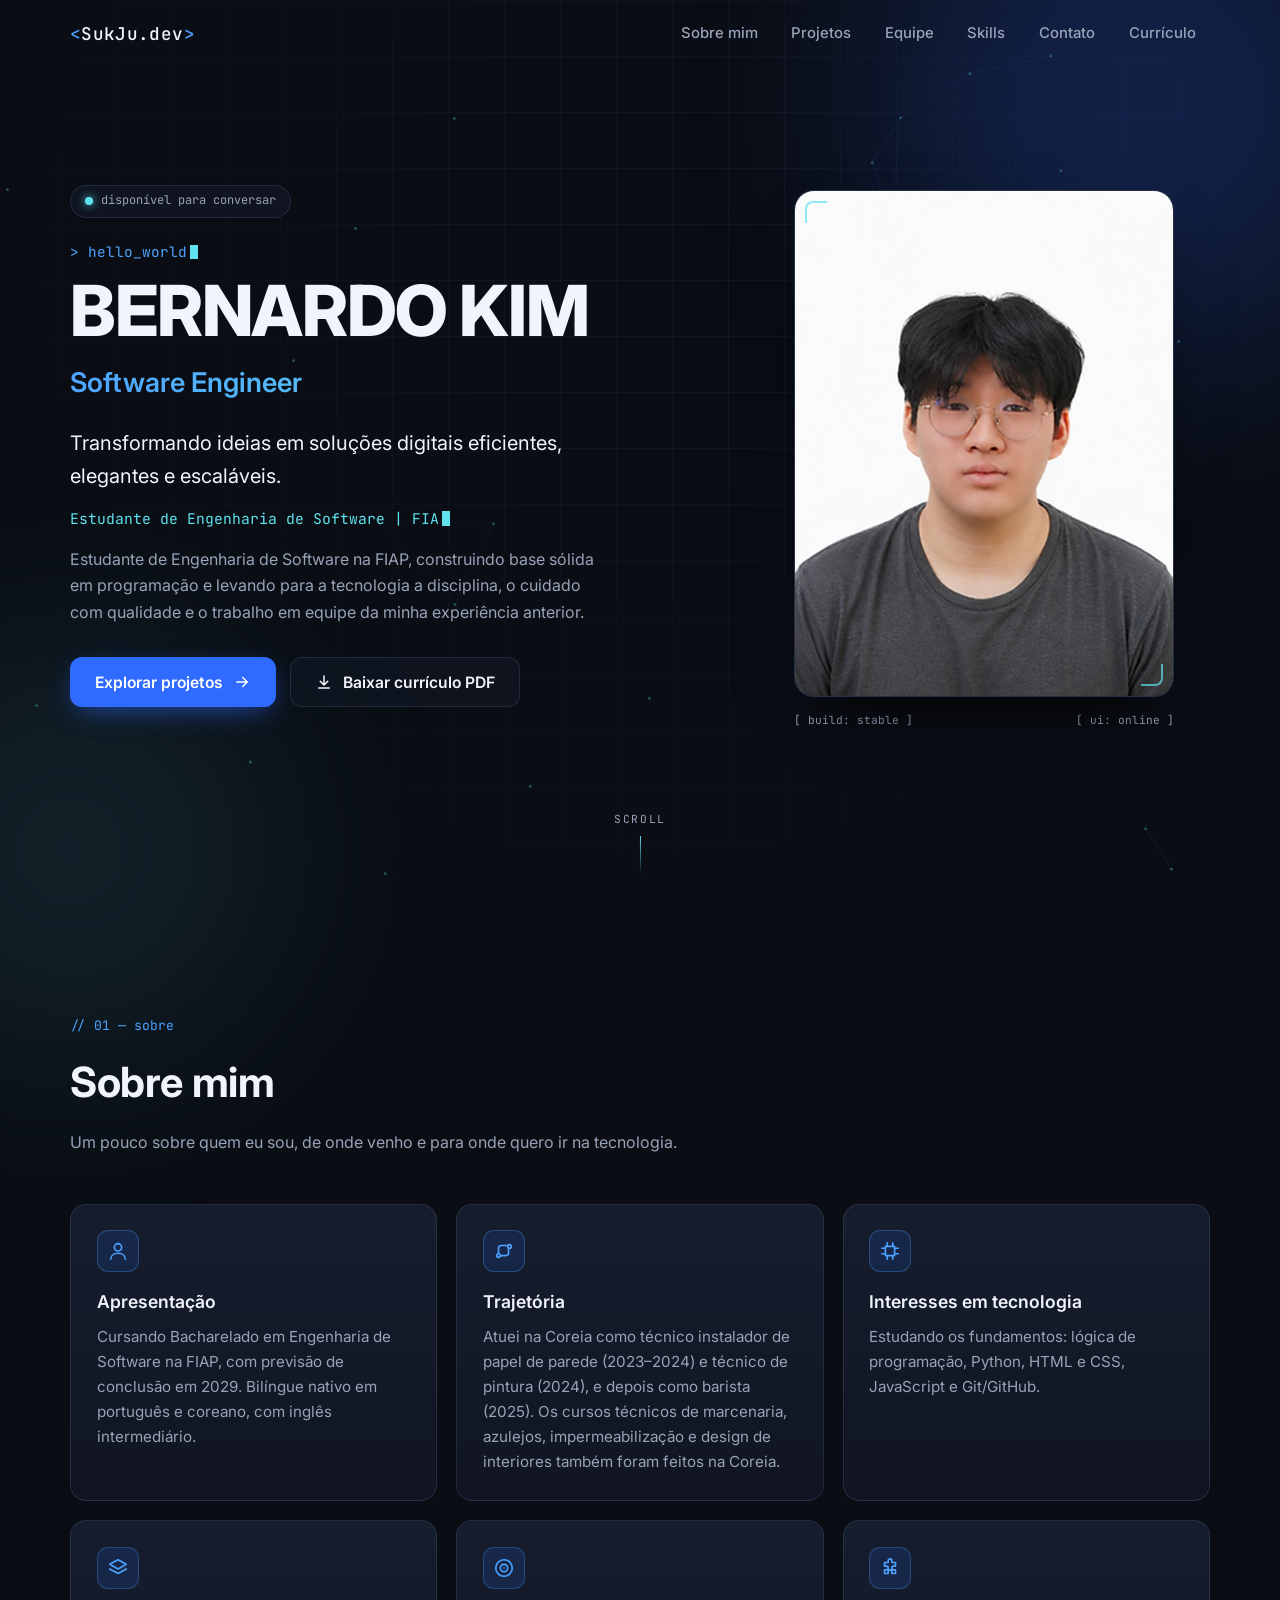
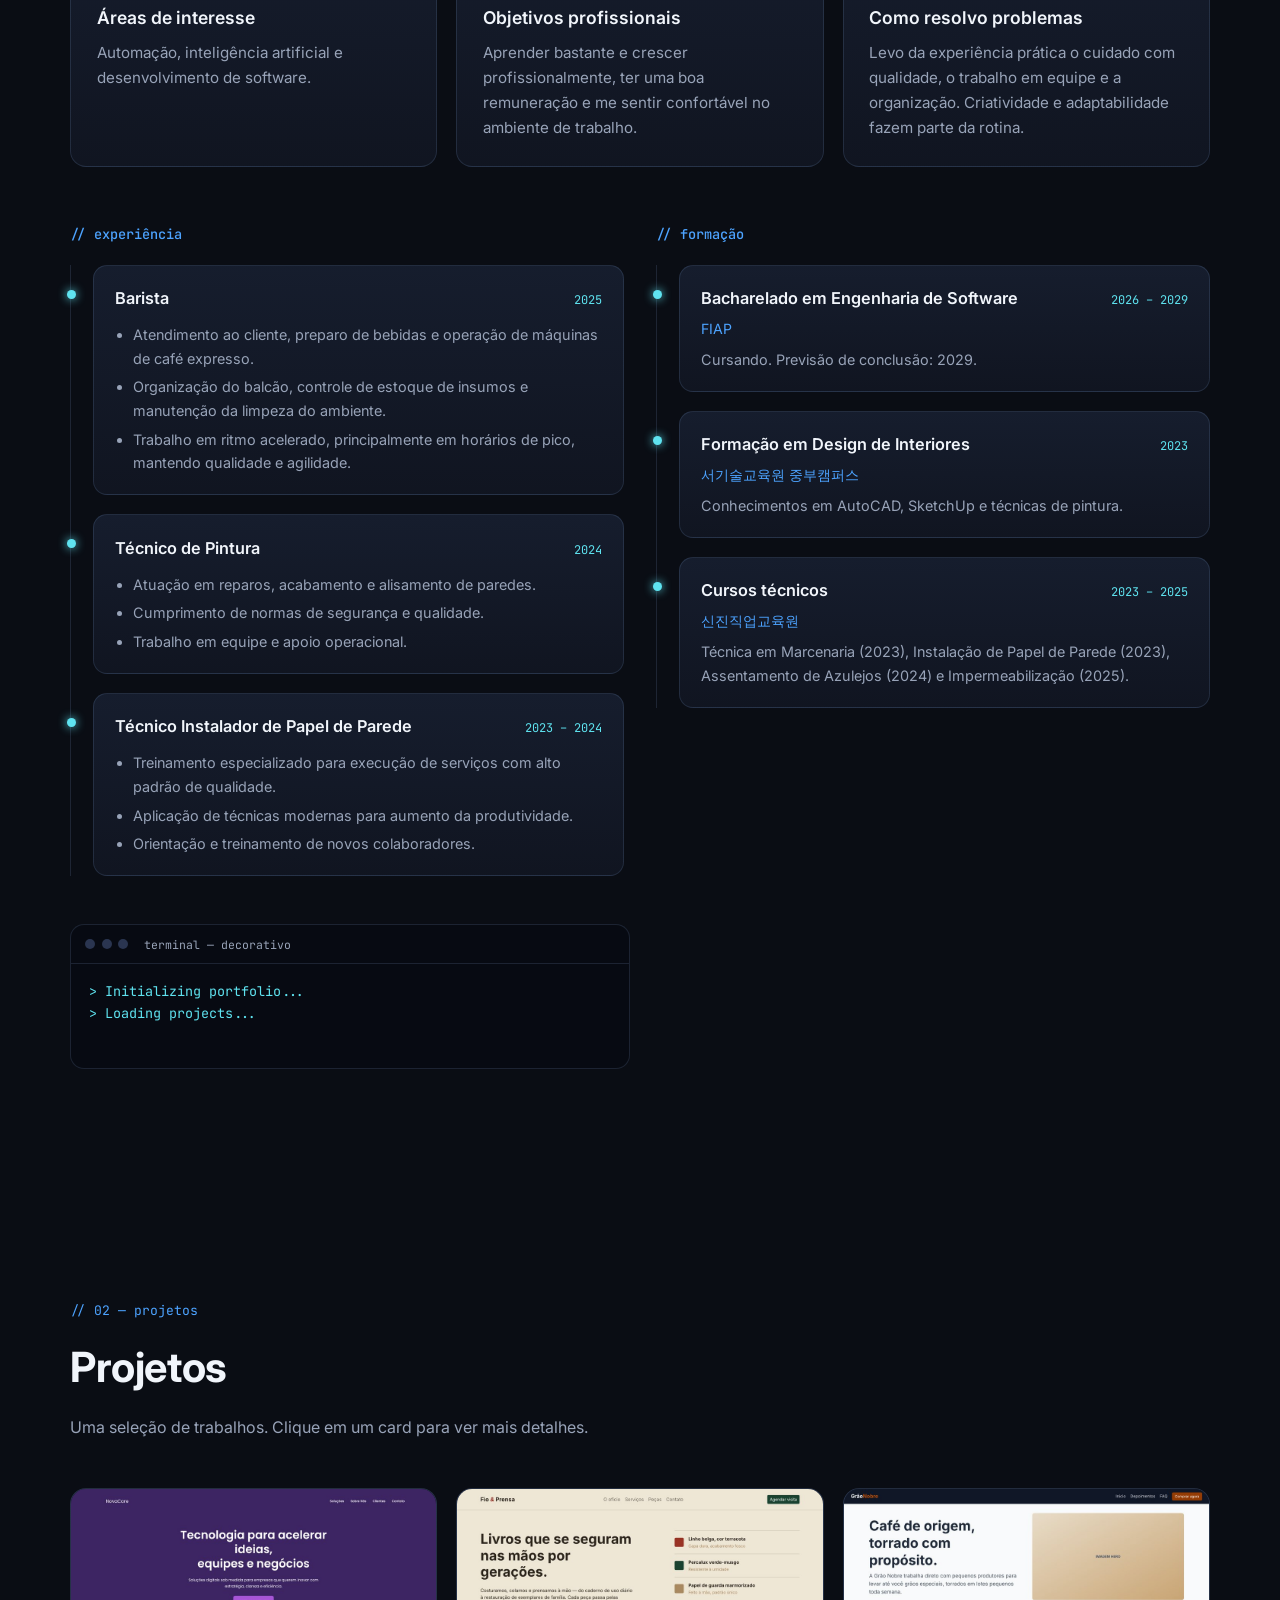
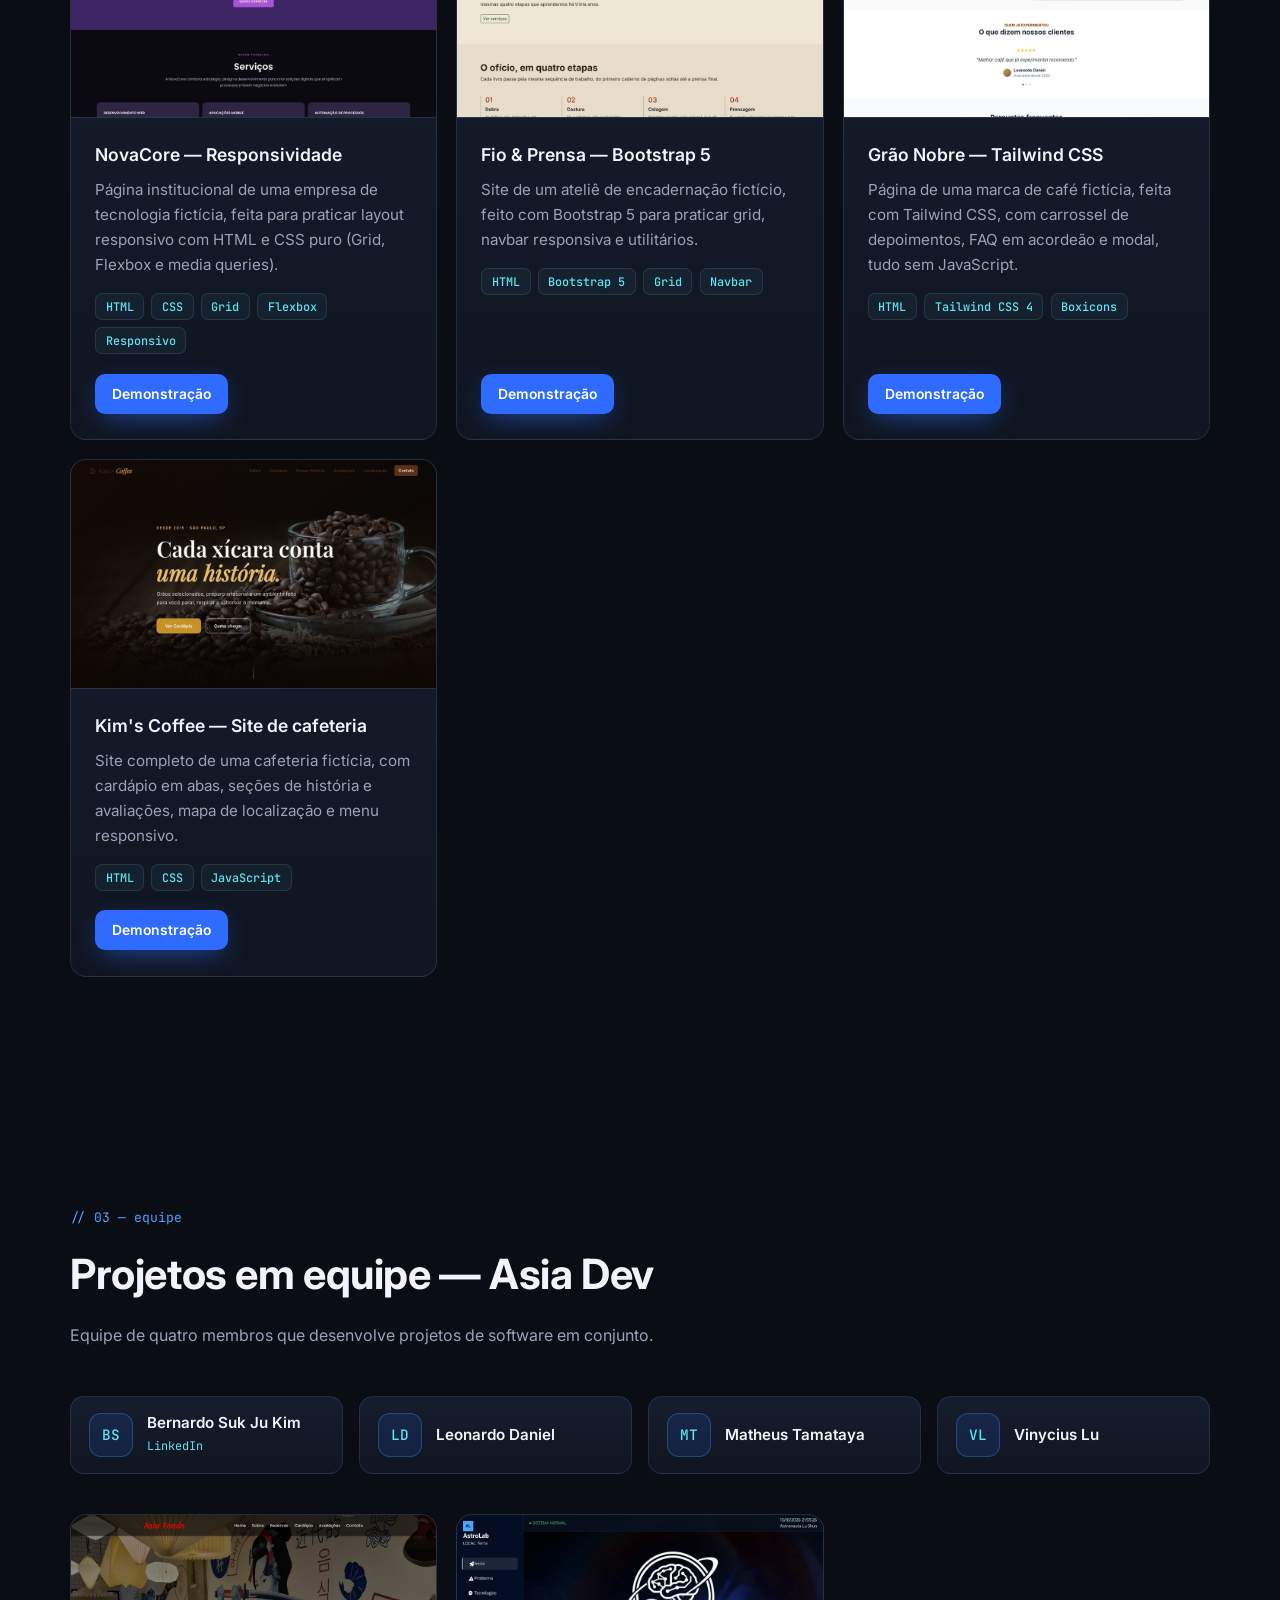
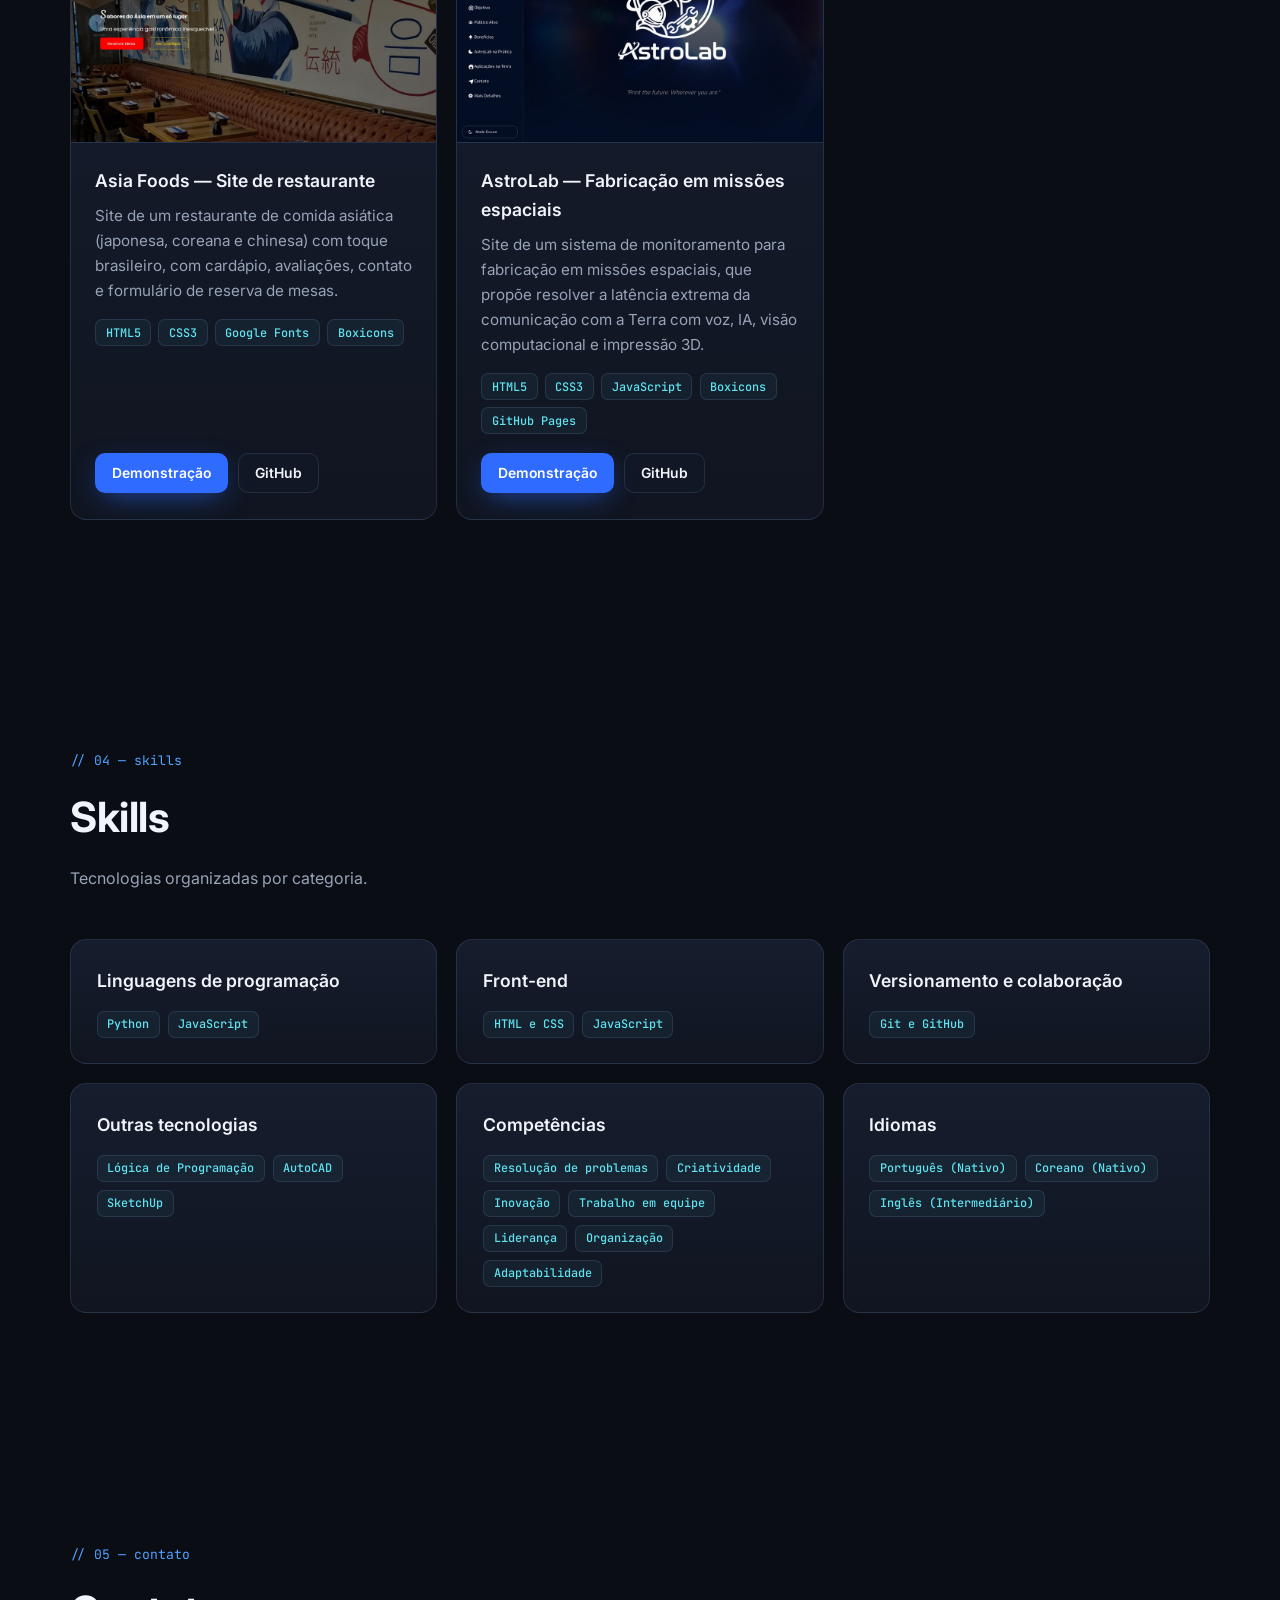
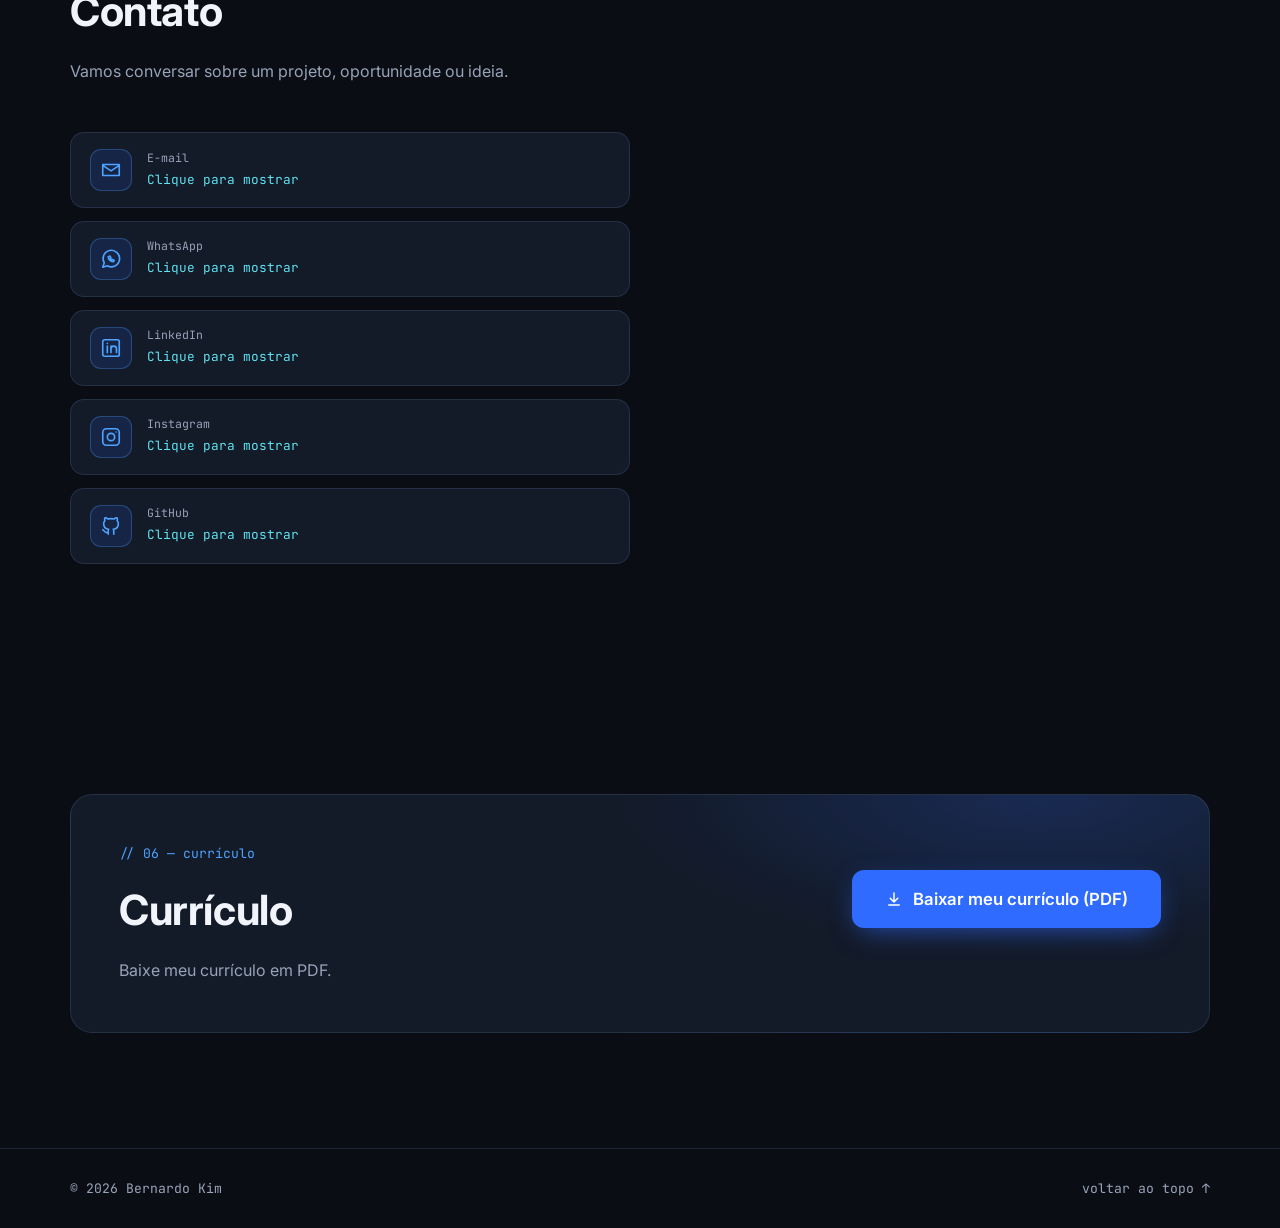
<file: index.html>
<!DOCTYPE html>
<html lang="pt-BR">
<head>
  <meta charset="UTF-8" />
  <meta name="viewport" content="width=device-width, initial-scale=1" />

  <title>Bernardo Kim — Software Engineer</title>
  <meta name="description" content="Portfólio de Bernardo Kim, Software Engineer. Projetos, habilidades técnicas e contato." />
  <meta name="theme-color" content="#0a0d14" />

  <meta property="og:type" content="website" />
  <meta property="og:title" content="Bernardo Kim — Software Engineer" />
  <meta property="og:description" content="Transformando ideias em soluções digitais eficientes, elegantes e escaláveis." />
  <meta name="twitter:card" content="summary" />

  <link rel="icon" type="image/svg+xml" href="assets/icons/favicon.svg" />
  <link rel="icon" type="image/png" sizes="32x32" href="assets/icons/favicon-32.png" />
  <link rel="icon" type="image/png" sizes="192x192" href="assets/icons/favicon.png" />
  <link rel="apple-touch-icon" href="assets/icons/apple-touch-icon.png" />

  <link rel="preconnect" href="https://fonts.googleapis.com" />
  <link rel="preconnect" href="https://fonts.gstatic.com" crossorigin />
  <link href="https://fonts.googleapis.com/css2?family=Inter:wght@400;500;600;700;800&family=JetBrains+Mono:wght@400;500&display=swap" rel="stylesheet" />

  <link rel="stylesheet" href="css/style.css" />
  <link rel="stylesheet" href="css/animations.css" />
  <link rel="stylesheet" href="css/responsive.css" />
</head>
<body>
  <a class="skip-link" href="#main">Pular para o conteúdo</a>

  <div class="bg-grid" aria-hidden="true"></div>
  <canvas id="net-canvas" aria-hidden="true"></canvas>
  <div class="bg-glow bg-glow--a" aria-hidden="true"></div>
  <div class="bg-glow bg-glow--b" aria-hidden="true"></div>

  <header class="nav" id="nav">
    <div class="container nav__inner">
      <a href="#inicio" class="nav__logo mono" aria-label="SukJu.dev — início"><span class="br">&lt;</span>SukJu.dev<span class="br">&gt;</span></a>

      <button class="nav__toggle" id="nav-toggle" aria-label="Abrir menu" aria-expanded="false" aria-controls="nav-menu">
        <span></span><span></span><span></span>
      </button>

      <nav class="nav__menu" id="nav-menu" aria-label="Navegação principal">
        <ul>
          <li><a href="#sobre" data-section="sobre">Sobre mim</a></li>
          <li><a href="#projetos" data-section="projetos">Projetos</a></li>
          <li><a href="#equipe" data-section="equipe">Equipe</a></li>
          <li><a href="#skills" data-section="skills">Skills</a></li>
          <li><a href="#contato" data-section="contato">Contato</a></li>
          <li><a href="#curriculo" data-section="curriculo">Currículo</a></li>
        </ul>
      </nav>
    </div>
  </header>

  <main id="main">
    <section class="hero section" id="inicio" data-section="inicio" aria-labelledby="hero-name">
      <div class="container hero__grid">
        <div class="hero__text">
          <p class="status-chip reveal"><span class="dot"></span><span class="mono">disponível para conversar</span></p>
          <p class="mono hero__prompt reveal">&gt; hello_world<span class="caret"></span></p>
          <h1 id="hero-name" class="hero__name reveal" data-hero="name">BERNARDO KIM</h1>
          <p class="hero__title reveal" data-hero="title">Software Engineer</p>
          <p class="hero__tagline reveal" data-hero="tagline"></p>
          <p class="hero__typing reveal mono" aria-hidden="true"><span id="typing-text"></span><span class="caret"></span></p>
          <p class="hero__desc reveal" data-hero="desc"></p>

          <div class="hero__actions reveal">
            <a href="#projetos" class="btn btn--primary">Explorar projetos
              <svg class="icon" viewBox="0 0 24 24" aria-hidden="true"><path d="M5 12h14M13 6l6 6-6 6"/></svg>
            </a>
            <a href="documents/curriculo-bernardo-suk-ju-kim.pdf" class="btn btn--ghost js-resume-download" download="Bernardo_Suk_Ju_Kim_CV.pdf">
              <svg class="icon" viewBox="0 0 24 24" aria-hidden="true"><path d="M12 4v11M7 11l5 5 5-5M5 20h14"/></svg>
              Baixar currículo PDF
            </a>
          </div>
          <p class="resume-msg mono" role="status" aria-live="polite" data-resume-msg></p>
        </div>

        <div class="hero__photo reveal">
          <figure class="photo-frame" id="photo-frame">
            <img id="profile-img" src="assets/images/bernardo-profile.jpg" alt="Foto profissional de Bernardo Kim" width="600" height="800" decoding="async" />
            <div class="photo-placeholder" id="photo-placeholder" hidden>
              <svg viewBox="0 0 24 24" aria-hidden="true"><circle cx="12" cy="8" r="4"/><path d="M4 21c0-4.4 3.6-7 8-7s8 2.6 8 7"/></svg>
              <p class="mono">Substitua esta imagem</p>
              <p class="mono small">assets/images/bernardo-profile.jpg</p>
            </div>
            <span class="corner corner--tl"></span><span class="corner corner--br"></span>
          </figure>
          <div class="sys-badges mono" aria-hidden="true">
            <span>[ build: stable ]</span><span>[ ui: online ]</span>
          </div>
        </div>
      </div>

      <a href="#sobre" class="scroll-hint" aria-label="Rolar para a próxima seção">
        <span class="mono">scroll</span><span class="scroll-hint__line"></span>
      </a>
    </section>

    <section class="section" id="sobre" data-section="sobre" aria-labelledby="sobre-title">
      <div class="container">
        <header class="section__head reveal">
          <p class="eyebrow mono">// 01 — sobre</p>
          <h2 id="sobre-title">Sobre mim</h2>
          <p class="section__lead" id="about-intro"></p>
        </header>
        <div class="grid grid--3" id="about-grid"></div>

        <div class="timeline-wrap">
          <div class="reveal">
            <h3 class="timeline-title mono">// experiência</h3>
            <ol class="timeline" id="exp-list"></ol>
          </div>
          <div class="reveal">
            <h3 class="timeline-title mono">// formação</h3>
            <ol class="timeline" id="edu-list"></ol>
          </div>
        </div>

        <div class="terminal reveal" aria-hidden="true">
          <div class="terminal__bar"><i></i><i></i><i></i><span class="mono">terminal — decorativo</span></div>
          <div class="terminal__body mono" id="terminal-body"></div>
        </div>
      </div>
    </section>

    <section class="section" id="projetos" data-section="projetos" aria-labelledby="projetos-title">
      <div class="container">
        <header class="section__head reveal">
          <p class="eyebrow mono">// 02 — projetos</p>
          <h2 id="projetos-title">Projetos</h2>
          <p class="section__lead">Uma seleção de trabalhos. Clique em um card para ver mais detalhes.</p>
        </header>
        <div class="grid grid--3" id="projects-grid"></div>
      </div>
    </section>

    <section class="section" id="equipe" data-section="equipe" aria-labelledby="equipe-title">
      <div class="container">
        <header class="section__head reveal">
          <p class="eyebrow mono">// 03 — equipe</p>
          <h2 id="equipe-title">Projetos em equipe</h2>
          <p class="section__lead" id="team-lead"></p>
        </header>
        <ul class="members reveal" id="team-members" aria-label="Integrantes da equipe"></ul>
        <div class="grid grid--3" id="team-projects"></div>
      </div>
    </section>

    <section class="section" id="skills" data-section="skills" aria-labelledby="skills-title">
      <div class="container">
        <header class="section__head reveal">
          <p class="eyebrow mono">// 04 — skills</p>
          <h2 id="skills-title">Skills</h2>
          <p class="section__lead">Tecnologias organizadas por categoria.</p>
        </header>
        <div class="grid grid--3" id="skills-grid"></div>
      </div>
    </section>

    <section class="section" id="contato" data-section="contato" aria-labelledby="contato-title">
      <div class="container">
        <header class="section__head reveal">
          <p class="eyebrow mono">// 05 — contato</p>
          <h2 id="contato-title">Contato</h2>
          <p class="section__lead">Vamos conversar sobre um projeto, oportunidade ou ideia.</p>
        </header>

        <div class="contact">
          <ul class="contact__links reveal" id="contact-links" aria-label="Canais de contato"></ul>

        </div>
      </div>
    </section>

    <section class="section" id="curriculo" data-section="curriculo" aria-labelledby="curriculo-title">
      <div class="container">
        <div class="resume-card reveal">
          <div>
            <p class="eyebrow mono">// 06 — currículo</p>
            <h2 id="curriculo-title">Currículo</h2>
            <p class="section__lead">Baixe meu currículo em PDF.</p>
          </div>
          <div class="resume-card__action">
            <a href="documents/curriculo-bernardo-suk-ju-kim.pdf" class="btn btn--primary btn--lg js-resume-download" download="Bernardo_Suk_Ju_Kim_CV.pdf">
              <svg class="icon icon--dl" viewBox="0 0 24 24" aria-hidden="true"><path d="M12 4v11M7 11l5 5 5-5M5 20h14"/></svg>
              <span data-resume-label>Baixar meu currículo (PDF)</span>
            </a>
            <p class="resume-msg mono" role="status" aria-live="polite" data-resume-msg></p>
          </div>
        </div>
      </div>
    </section>
  </main>

  <footer class="footer">
    <div class="container footer__inner">
      <p class="mono">&copy; <span id="year"></span> <span data-footer-name>Bernardo Kim</span></p>
      <a href="#inicio" class="mono footer__top">voltar ao topo ↑</a>
    </div>
  </footer>

  <div class="modal" id="modal" hidden>
    <div class="modal__backdrop" data-close></div>
    <div class="modal__panel" role="dialog" aria-modal="true" aria-labelledby="modal-title" tabindex="-1">
      <button class="modal__close" data-close aria-label="Fechar">×</button>
      <h3 id="modal-title"></h3>
      <p id="modal-desc"></p>
      <p id="modal-details" class="muted"></p>
      <ul class="tags" id="modal-tags"></ul>
      <div class="card__actions" id="modal-actions"></div>
    </div>
  </div>

  <noscript><p style="padding:2rem;text-align:center">Este portfólio precisa de JavaScript para exibir o conteúdo.</p></noscript>

  <script src="js/config.js"></script>
  <script src="js/navigation.js"></script>
  <script src="js/animations.js"></script>
  <script src="js/main.js"></script>
</body>
</html>
</file>
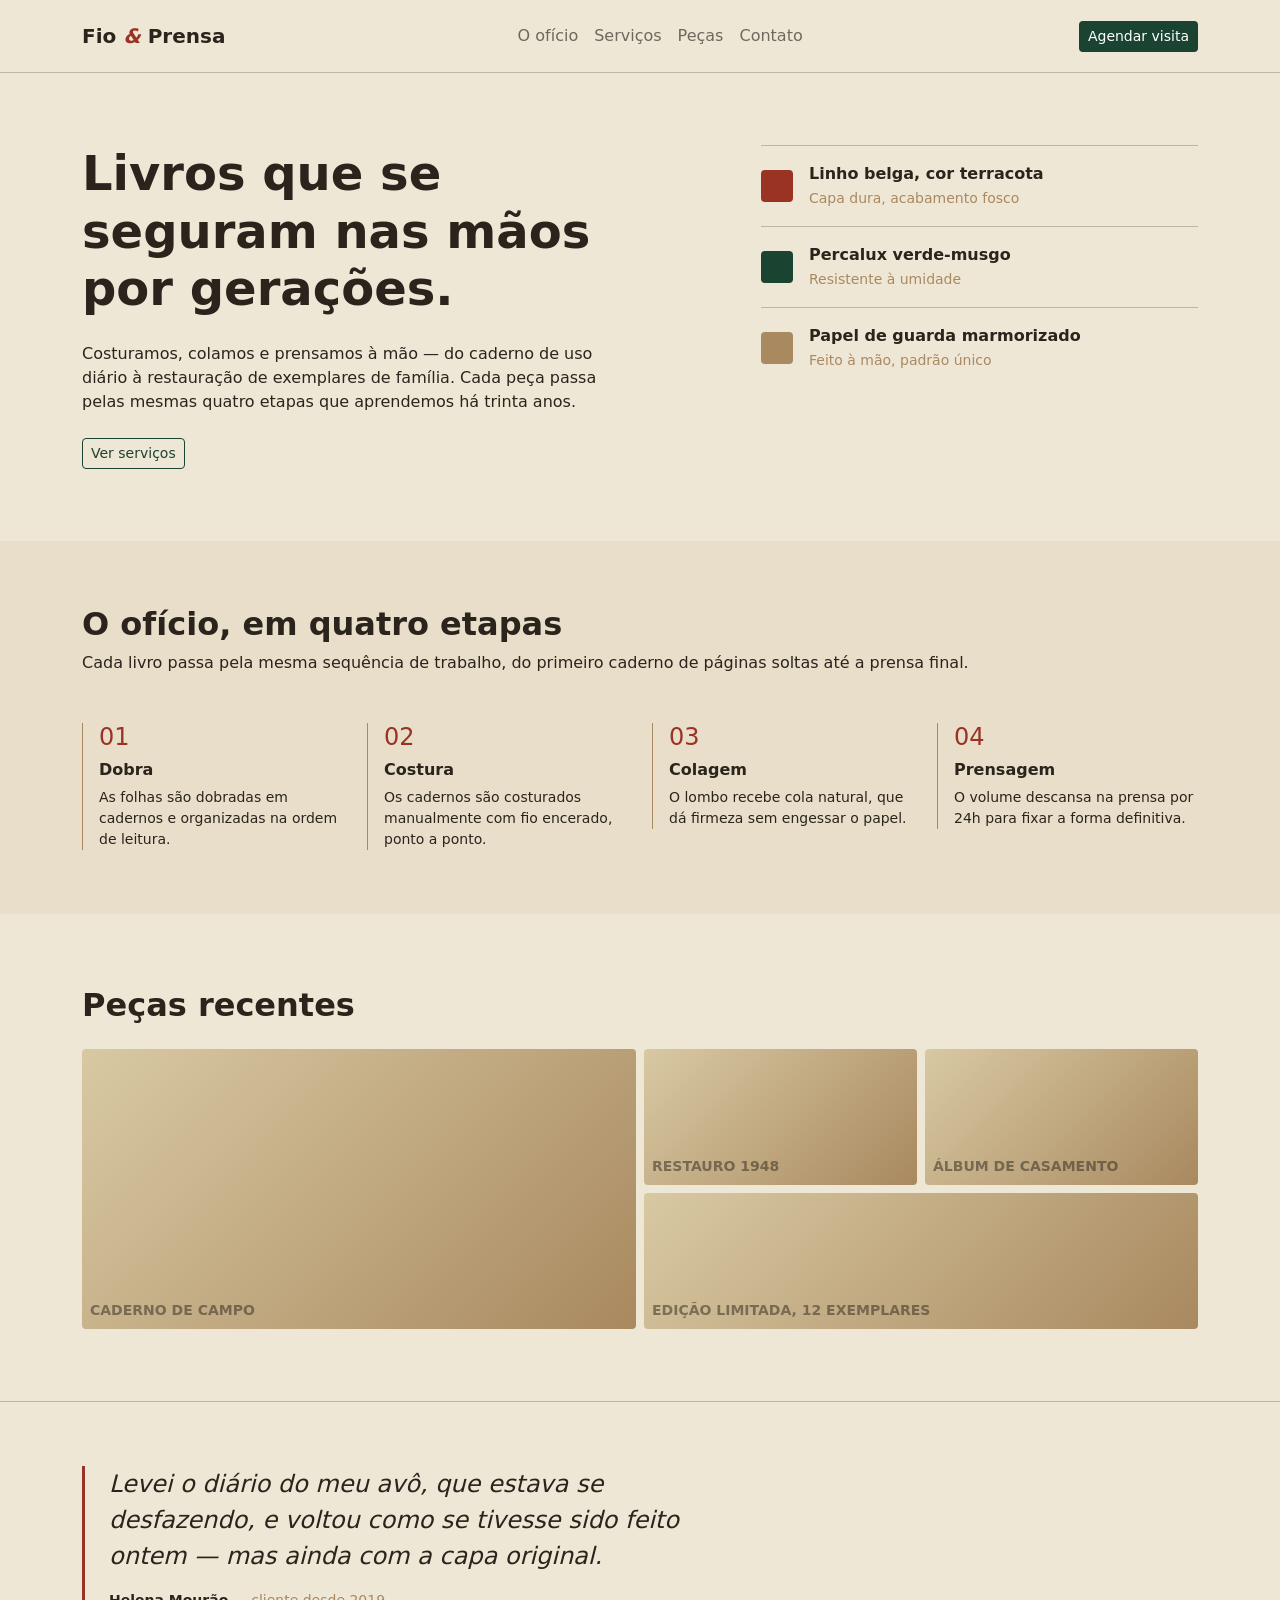
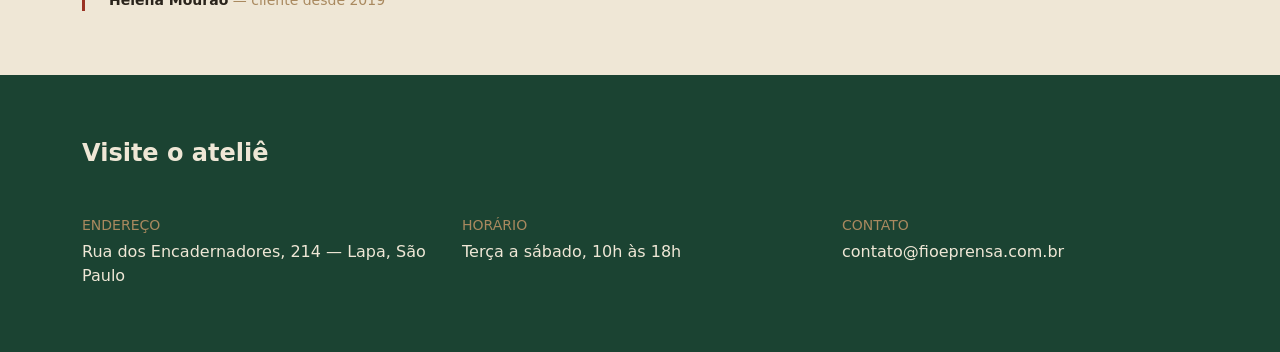
<file: projects/fio-e-prensa/index.html>
<!DOCTYPE html>
<html lang="pt-BR">
<head>
	<meta charset="UTF-8">
	<meta name="viewport" content="width=device-width, initial-scale=1.0">
	<title>Fio &amp; Prensa</title>
	<link href="https://cdn.jsdelivr.net/npm/bootstrap@5.3.3/dist/css/bootstrap.min.css" rel="stylesheet">

	<style>
		:root {
			--bs-success-rgb: 27, 67, 50;
			--bs-danger-rgb: 154, 51, 36;
			--bs-warning-rgb: 169, 137, 95;
			--bs-dark-rgb: 42, 36, 28;
			--bs-light-rgb: 239, 231, 214;
			--bs-emphasis-color-rgb: 42, 36, 28;
			--bs-body-bg: #EFE7D6;
			--bs-body-color: #2A241C;
			--bs-border-color: rgba(42, 36, 28, 0.25);
		}
		.peca { background: linear-gradient(135deg, #D8C9A3, #A9895F); }
		.peca-grande { height: 280px; }
		.peca-pequena { height: 136px; }
	</style>
</head>
<body>

	<nav class="navbar navbar-expand-md border-bottom py-3">
		<div class="container">
			<a class="navbar-brand fw-bold" href="#">Fio <em class="text-danger">&amp;</em> Prensa</a>
			<button class="navbar-toggler" type="button" data-bs-toggle="collapse" data-bs-target="#menuNav" aria-controls="menuNav" aria-expanded="false" aria-label="Toggle navigation">
				<span class="navbar-toggler-icon"></span>
			</button>
			<div class="collapse navbar-collapse" id="menuNav">
				<ul class="navbar-nav mx-auto">
					<li class="nav-item"><a class="nav-link" href="#">O ofício</a></li>
					<li class="nav-item"><a class="nav-link" href="#oficio">Serviços</a></li>
					<li class="nav-item"><a class="nav-link" href="#pecas">Peças</a></li>
					<li class="nav-item"><a class="nav-link" href="#contato">Contato</a></li>
				</ul>
				<a class="btn text-bg-success btn-sm" href="#contato">Agendar visita</a>
			</div>
		</div>
	</nav>

	<section class="container my-5 py-4">
		<div class="row g-5">
			<div class="col-lg-6">
				<h1 class="display-5 fw-bold">Livros que se seguram nas mãos por gerações.</h1>
				<p class="my-4">
					Costuramos, colamos e prensamos à mão — do caderno de uso diário à restauração de
					exemplares de família. Cada peça passa pelas mesmas quatro etapas que aprendemos há
					trinta anos.
				</p>
				<a class="btn border-success text-success btn-sm" href="#oficio">Ver serviços</a>
			</div>
			<div class="col-lg-5 offset-lg-1">
				<ul class="list-group list-group-flush border-top">
					<li class="list-group-item bg-transparent d-flex align-items-center gap-3 px-0 py-3">
						<div class="p-3 bg-danger rounded-1 flex-shrink-0"></div>
						<div>
							<strong class="d-block">Linho belga, cor terracota</strong>
							<small class="text-warning">Capa dura, acabamento fosco</small>
						</div>
					</li>
					<li class="list-group-item bg-transparent d-flex align-items-center gap-3 px-0 py-3">
						<div class="p-3 bg-success rounded-1 flex-shrink-0"></div>
						<div>
							<strong class="d-block">Percalux verde-musgo</strong>
							<small class="text-warning">Resistente à umidade</small>
						</div>
					</li>
					<li class="list-group-item bg-transparent d-flex align-items-center gap-3 px-0 py-3">
						<div class="p-3 bg-warning rounded-1 flex-shrink-0"></div>
						<div>
							<strong class="d-block">Papel de guarda marmorizado</strong>
							<small class="text-warning">Feito à mão, padrão único</small>
						</div>
					</li>
				</ul>
			</div>
		</div>
	</section>

	<section id="oficio" class="py-5 bg-warning bg-opacity-10">
		<div class="container py-3">
			<h2 class="fw-bold">O ofício, em quatro etapas</h2>
			<p class="mb-5">
				Cada livro passa pela mesma sequência de trabalho, do primeiro caderno de páginas soltas
				até a prensa final.
			</p>
 
			<div class="row g-4">
				<div class="col-6 col-lg-3">
					<div class="border-start border-warning ps-3">
						<h3 class="h4 text-danger">01</h3>
						<h4 class="h6 fw-bold">Dobra</h4>
						<p class="small mb-0">As folhas são dobradas em cadernos e organizadas na ordem de leitura.</p>
					</div>
				</div>
				<div class="col-6 col-lg-3">
					<div class="border-start border-warning ps-3">
						<h3 class="h4 text-danger">02</h3>
						<h4 class="h6 fw-bold">Costura</h4>
						<p class="small mb-0">Os cadernos são costurados manualmente com fio encerado, ponto a ponto.</p>
					</div>
				</div>
				<div class="col-6 col-lg-3">
					<div class="border-start border-warning ps-3">
						<h3 class="h4 text-danger">03</h3>
						<h4 class="h6 fw-bold">Colagem</h4>
						<p class="small mb-0">O lombo recebe cola natural, que dá firmeza sem engessar o papel.</p>
					</div>
				</div>
				<div class="col-6 col-lg-3">
					<div class="border-start border-warning ps-3">
						<h3 class="h4 text-danger">04</h3>
						<h4 class="h6 fw-bold">Prensagem</h4>
						<p class="small mb-0">O volume descansa na prensa por 24h para fixar a forma definitiva.</p>
					</div>
				</div>
			</div>
		</div>
	</section>

	<section id="pecas" class="container my-5 py-4">
		<h2 class="fw-bold mb-4">Peças recentes</h2>
 
		<div class="row g-2">
			<div class="col-md-6">
				<div class="peca peca-grande rounded-1 d-flex align-items-end p-2">
					<small class="text-uppercase fw-semibold text-dark text-opacity-50">Caderno de campo</small>
				</div>
			</div>
			<div class="col-md-6">
				<div class="row g-2">
					<div class="col-6">
						<div class="peca peca-pequena rounded-1 d-flex align-items-end p-2">
							<small class="text-uppercase fw-semibold text-dark text-opacity-50">Restauro 1948</small>
						</div>
					</div>
					<div class="col-6">
						<div class="peca peca-pequena rounded-1 d-flex align-items-end p-2">
							<small class="text-uppercase fw-semibold text-dark text-opacity-50">Álbum de casamento</small>
						</div>
					</div>
					<div class="col-12">
						<div class="peca peca-pequena rounded-1 d-flex align-items-end p-2">
							<small class="text-uppercase fw-semibold text-dark text-opacity-50">Edição limitada, 12 exemplares</small>
						</div>
					</div>
				</div>
			</div>
		</div>
	</section>

	<section class="border-top py-5">
		<div class="container py-3">
			<div class="row">
				<div class="col-lg-7">
					<blockquote class="border-start border-3 border-danger ps-4 mb-0">
						<p class="fs-4 fst-italic fw-medium">
							Levei o diário do meu avô, que estava se desfazendo, e voltou como se tivesse sido
							feito ontem — mas ainda com a capa original.
						</p>
						<footer class="small text-warning">
							<strong class="text-dark">Helena Mourão</strong> — cliente desde 2019
						</footer>
					</blockquote>
				</div>
			</div>
		</div>
	</section>

	<footer id="contato" class="bg-success text-light py-5">
		<div class="container py-3">
			<h2 class="h4 fw-bold mb-5">Visite o ateliê</h2>
 
			<div class="row g-4">
				<div class="col-md-4">
					<small class="d-block text-uppercase text-warning mb-1">Endereço</small>
					Rua dos Encadernadores, 214 — Lapa, São Paulo
				</div>
				<div class="col-md-4">
					<small class="d-block text-uppercase text-warning mb-1">Horário</small>
					Terça a sábado, 10h às 18h
				</div>
				<div class="col-md-4">
					<small class="d-block text-uppercase text-warning mb-1">Contato</small>
					contato@fioeprensa.com.br
				</div>
			</div>
		</div>
	</footer>

	<script src="https://cdn.jsdelivr.net/npm/bootstrap@5.3.3/dist/js/bootstrap.bundle.min.js"></script>
</body>
</html>
</file>
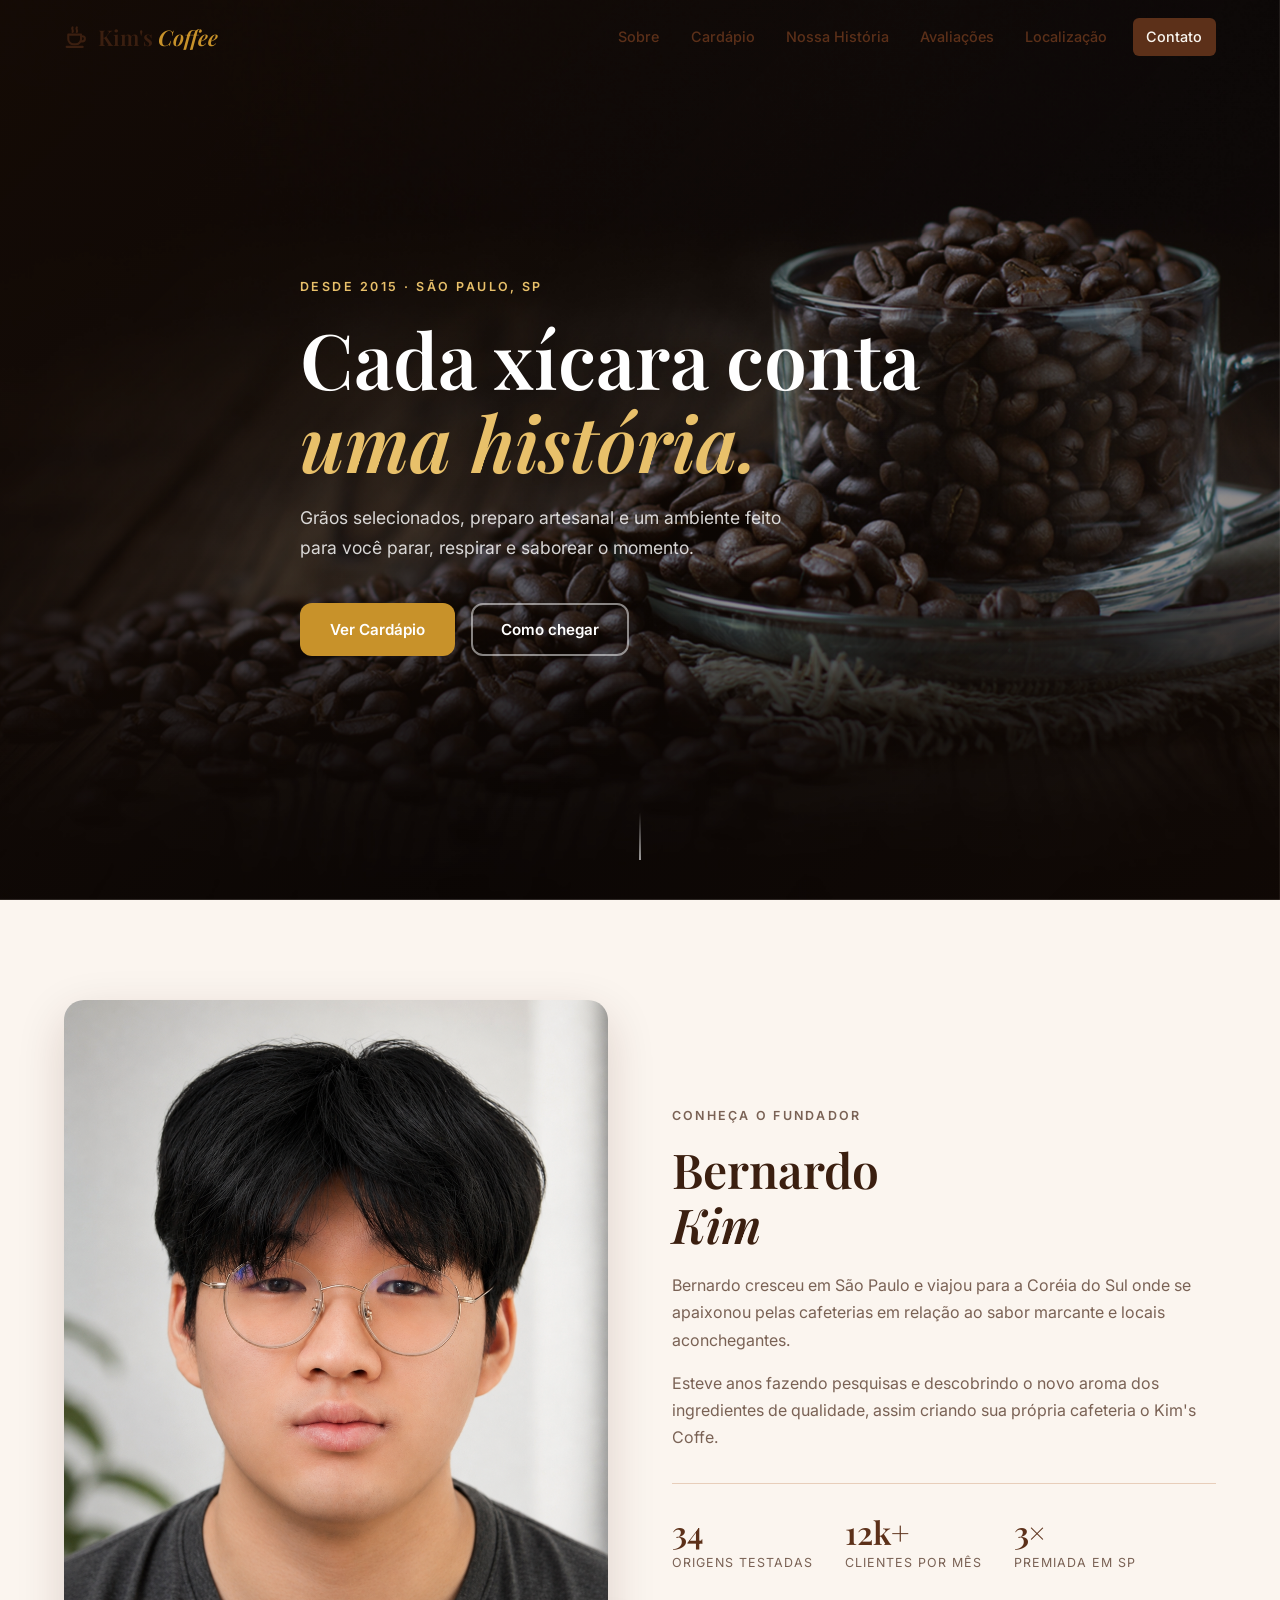
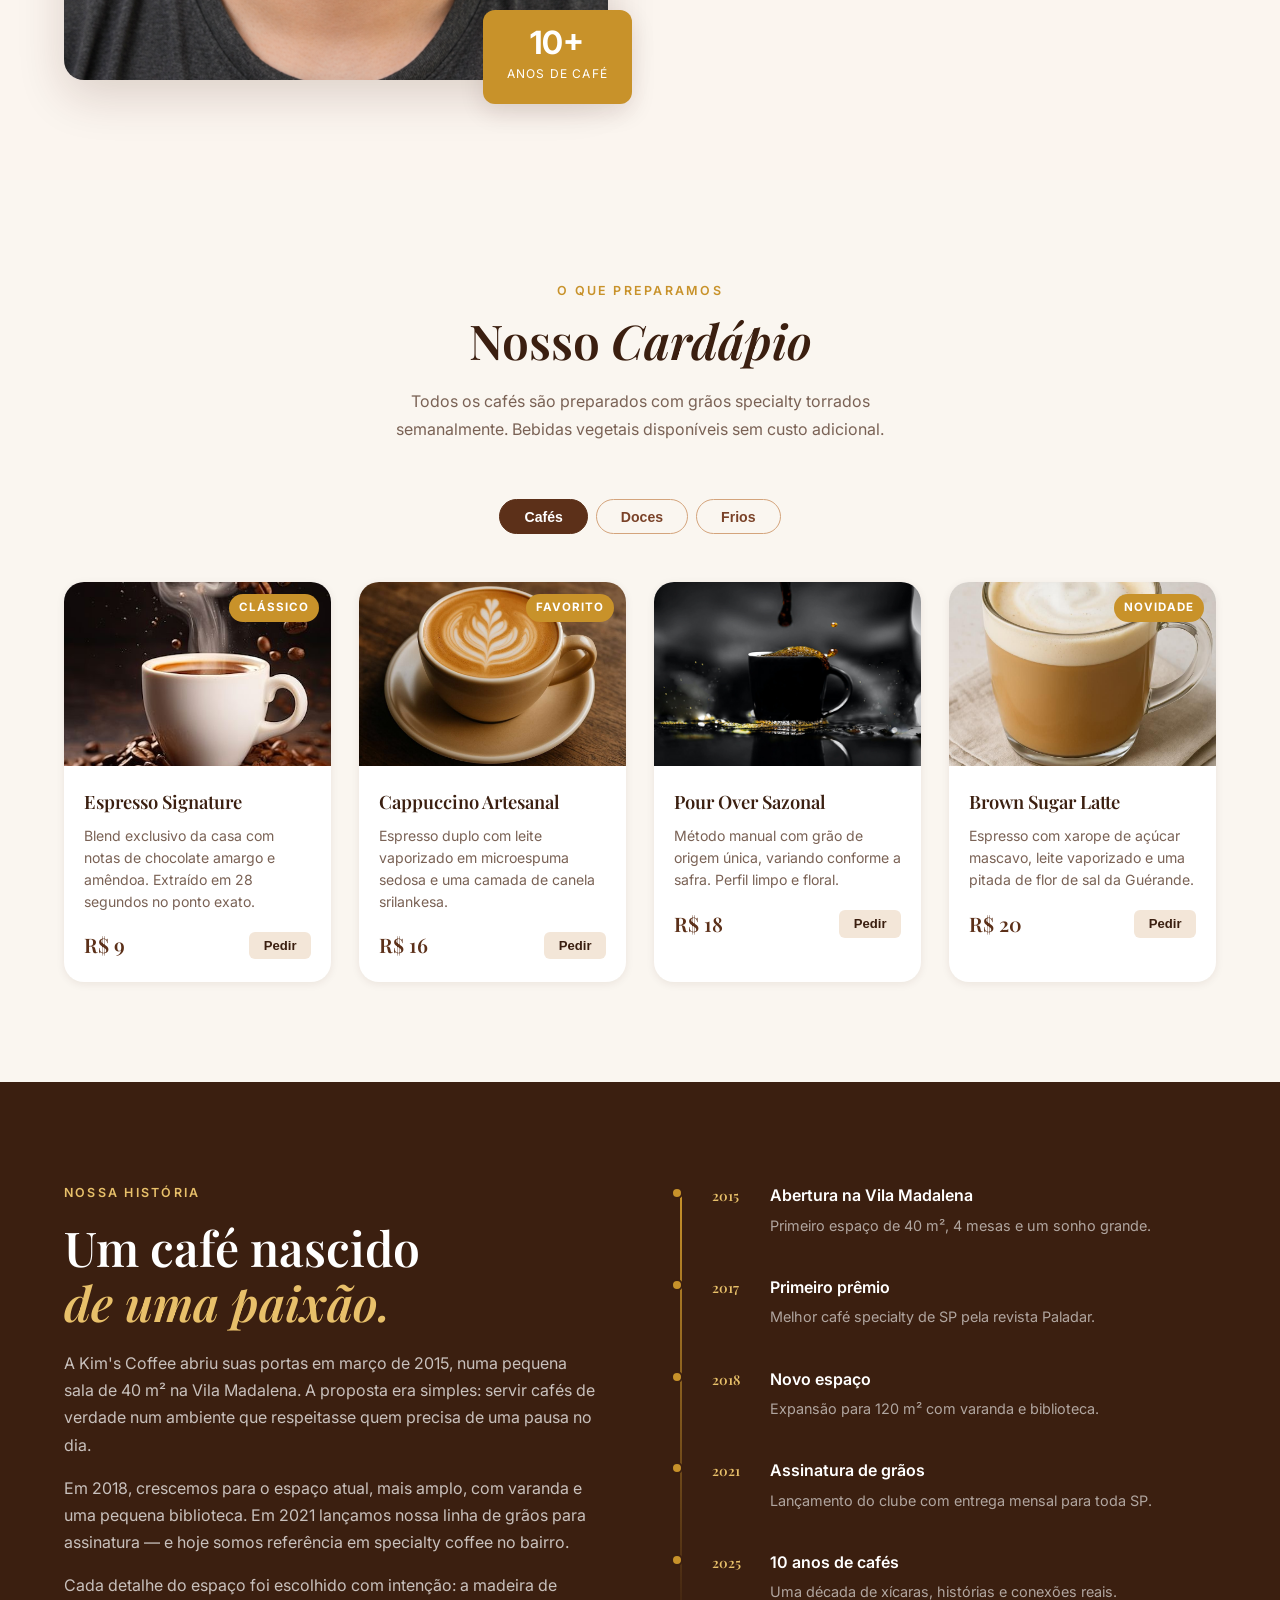
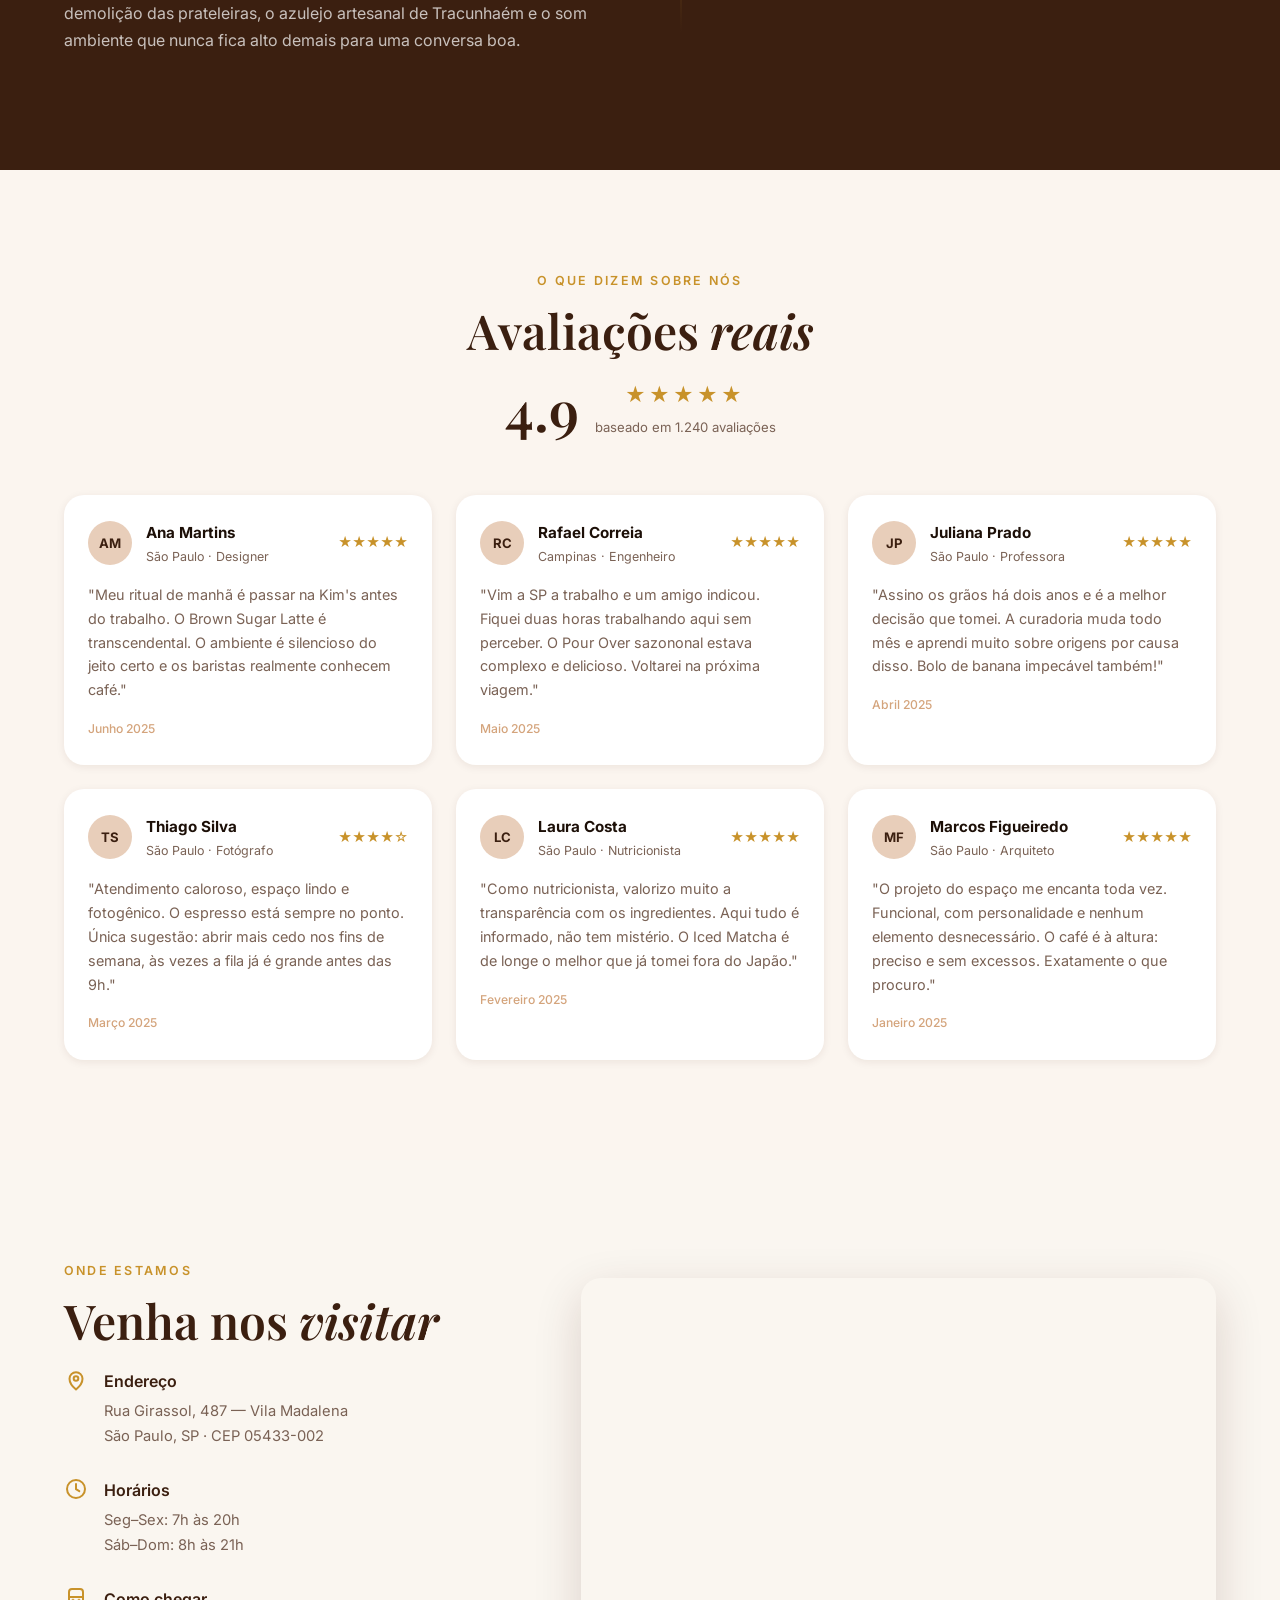
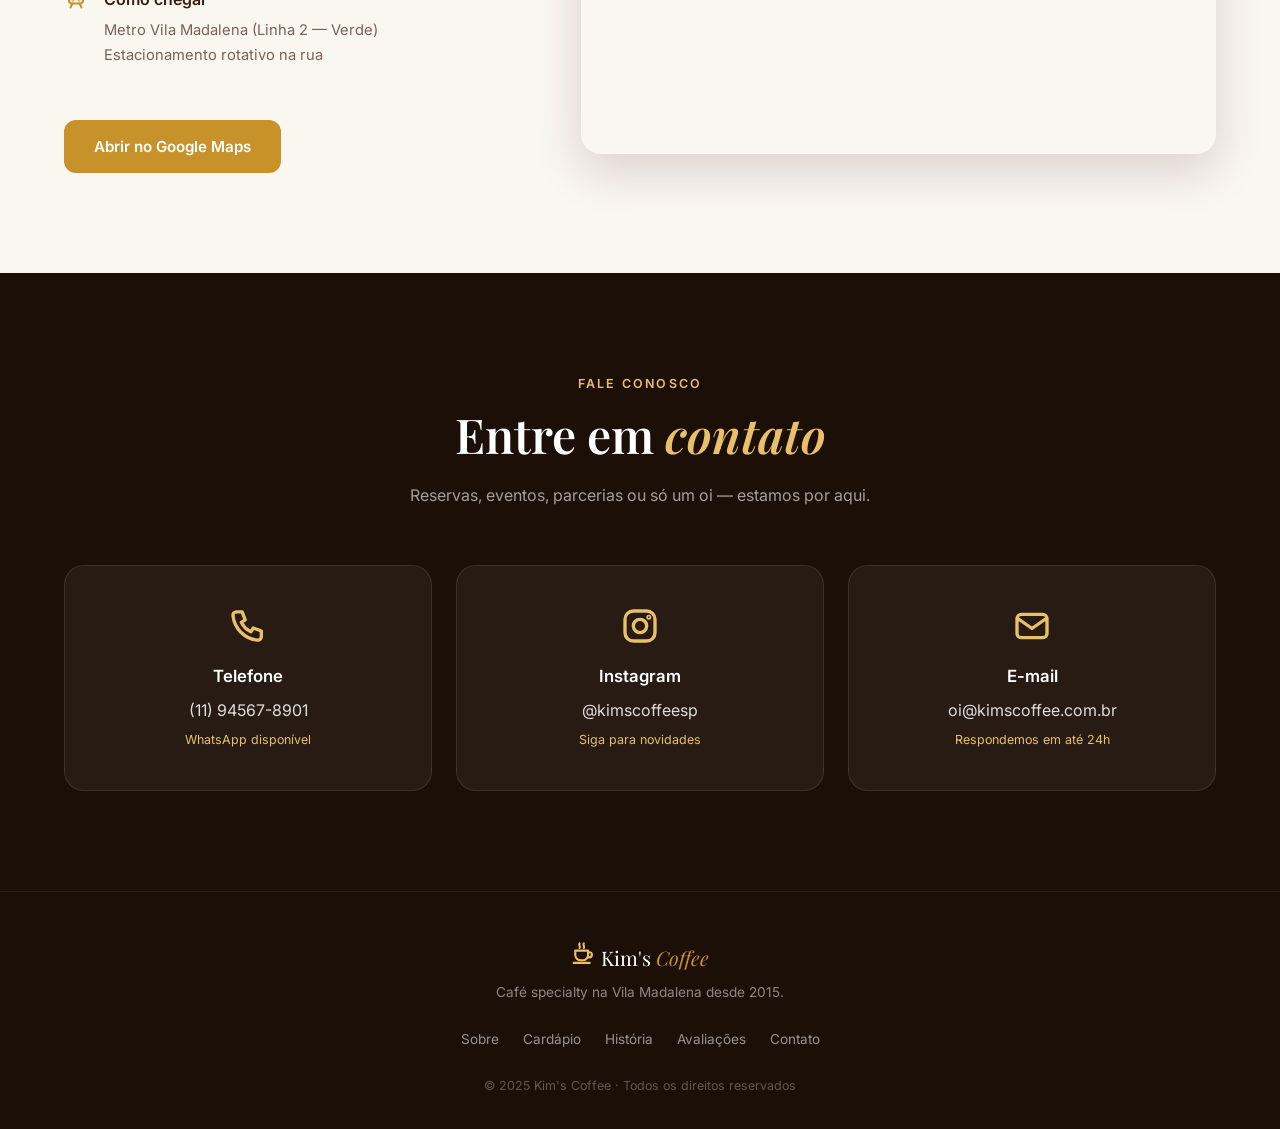
<file: projects/kims-coffee/index.html>
<!DOCTYPE html>
<html lang="pt-BR">
<head>
  <meta charset="UTF-8" />
  <meta name="viewport" content="width=device-width, initial-scale=1.0" />
  <title>Kim's Coffee — Café & Experiências</title>
  <link rel="stylesheet" href="style.css" />
  <link rel="preconnect" href="https://fonts.googleapis.com" />
  <link rel="preconnect" href="https://fonts.gstatic.com" crossorigin />
  <link href="https://fonts.googleapis.com/css2?family=Playfair+Display:ital,wght@0,400;0,600;1,400&family=Inter:wght@300;400;500;600&display=swap" rel="stylesheet" />
</head>
<body>
 
  <!-- ============================
       HEADER / NAV
  ============================= -->
  <header class="header" id="header">
    <div class="container nav-container">
      <a href="#home" class="logo">
        <span class="logo-icon"><svg class="icon" viewBox="0 0 24 24" aria-hidden="true"><path d="M4 10h12v4a5 5 0 0 1-5 5H9a5 5 0 0 1-5-5v-4z"/><path d="M16 11.5h1.2a2.4 2.4 0 0 1 0 4.8H15.6"/><path d="M2.5 21.5h15"/><path d="M8 3.2c-1.2 1.5 1.2 2.6 0 4.3"/><path d="M12 3.2c-1.2 1.5 1.2 2.6 0 4.3"/></svg></span>
        <span class="logo-text">Kim's <em>Coffee</em></span>
      </a>
      <nav class="nav" id="nav">
        <a href="#sobre" class="nav-link">Sobre</a>
        <a href="#cardapio" class="nav-link">Cardápio</a>
        <a href="#historia" class="nav-link">Nossa História</a>
        <a href="#avaliacoes" class="nav-link">Avaliações</a>
        <a href="#localizacao" class="nav-link">Localização</a>
        <a href="#contato" class="nav-link nav-cta">Contato</a>
      </nav>
      <button class="hamburger" id="hamburger" aria-label="Abrir menu">
        <span></span><span></span><span></span>
      </button>
    </div>
  </header>
 
  <!-- ============================
       HERO
  ============================= -->
  <section class="hero" id="home">
    <div class="hero-bg">
      <img src="./img/coffe-graos.jpg" alt="Café aconchegante" class="hero-img" />
      <div class="hero-overlay"></div>
    </div>
    <div class="hero-content container">
      <p class="hero-eyebrow reveal">Desde 2015 · São Paulo, SP</p>
      <h1 class="hero-title reveal">Cada xícara conta<br /><em>uma história.</em></h1>
      <p class="hero-subtitle reveal">Grãos selecionados, preparo artesanal e um ambiente feito para você parar, respirar e saborear o momento.</p>
      <div class="hero-actions reveal">
        <a href="#cardapio" class="btn btn-primary">Ver Cardápio</a>
        <a href="#localizacao" class="btn btn-outline">Como chegar</a>
      </div>
    </div>
    <div class="hero-scroll">
      <span></span>
    </div>
  </section>
 
  <!-- ============================
       SOBRE (FUNDADOR)
  ============================= -->
  <section class="section sobre" id="sobre">
    <div class="container sobre-grid">
      <div class="sobre-img-wrap reveal">
        <img src="./img/foto minha.png" alt="Bernardo, fundador" class="sobre-img" />
        <div class="sobre-badge">
          <span class="badge-num">10+</span>
          <span class="badge-label">anos de café</span>
        </div>
      </div>
      <div class="sobre-text reveal">
        <p class="section-eyebrow">Conheça o fundador</p>
        <h2 class="section-title">Bernardo<br /><em>Kim</em></h2>
        <p>Bernardo cresceu em São Paulo e viajou para a Coréia do Sul onde se apaixonou pelas cafeterias em relação ao sabor marcante e locais aconchegantes.</p>
        <p>Esteve anos fazendo pesquisas e descobrindo o novo aroma dos ingredientes de qualidade, assim criando sua própria cafeteria o Kim's Coffe.</p>
        <div class="sobre-stats">
          <div class="stat">
            <span class="stat-num">34</span>
            <span class="stat-label">origens testadas</span>
          </div>
          <div class="stat">
            <span class="stat-num">12k+</span>
            <span class="stat-label">clientes por mês</span>
          </div>
          <div class="stat">
            <span class="stat-num">3×</span>
            <span class="stat-label">premiada em SP</span>
          </div>
        </div>
      </div>
    </div>
  </section>
 
  <!-- ============================
       CARDÁPIO
  ============================= -->
  <section class="section cardapio" id="cardapio">
    <div class="container">
      <div class="section-header reveal">
        <p class="section-eyebrow">O que preparamos</p>
        <h2 class="section-title">Nosso <em>Cardápio</em></h2>
        <p class="section-desc">Todos os cafés são preparados com grãos specialty torrados semanalmente. Bebidas vegetais disponíveis sem custo adicional.</p>
      </div>
 
      <div class="cardapio-tabs reveal">
        <button class="tab-btn active" data-tab="cafes">Cafés</button>
        <button class="tab-btn" data-tab="doces">Doces</button>
        <button class="tab-btn" data-tab="frios">Frios</button>
      </div>
 
      <div class="cardapio-grid" id="cardapio-grid">
 
        <!-- Cafés -->
        <div class="card-item" data-cat="cafes">
          <div class="card-img-wrap">
            <img src="./img/cafe4.jpg" alt="Espresso" />
            <span class="card-tag">Clássico</span>
          </div>
          <div class="card-info">
            <h3>Espresso Signature</h3>
            <p>Blend exclusivo da casa com notas de chocolate amargo e amêndoa. Extraído em 28 segundos no ponto exato.</p>
            <div class="card-footer">
              <span class="price">R$ 9</span>
              <button class="btn-sm">Pedir</button>
            </div>
          </div>
        </div>
 
        <div class="card-item" data-cat="cafes">
          <div class="card-img-wrap">
            <img src="./img/cafe1.jpg" alt="Cappuccino" />
            <span class="card-tag">Favorito</span>
          </div>
          <div class="card-info">
            <h3>Cappuccino Artesanal</h3>
            <p>Espresso duplo com leite vaporizado em microespuma sedosa e uma camada de canela srilankesa.</p>
            <div class="card-footer">
              <span class="price">R$ 16</span>
              <button class="btn-sm">Pedir</button>
            </div>
          </div>
        </div>
 
        <div class="card-item" data-cat="cafes">
          <div class="card-img-wrap">
            <img src="./img/cafe-despejando.jpg" alt="Café filtrado" />
          </div>
          <div class="card-info">
            <h3>Pour Over Sazonal</h3>
            <p>Método manual com grão de origem única, variando conforme a safra. Perfil limpo e floral.</p>
            <div class="card-footer">
              <span class="price">R$ 18</span>
              <button class="btn-sm">Pedir</button>
            </div>
          </div>
        </div>
 
        <div class="card-item" data-cat="cafes">
          <div class="card-img-wrap">
            <img src="./img/caffe latte hot.jpg" alt="Latte" />
            <span class="card-tag">Novidade</span>
          </div>
          <div class="card-info">
            <h3>Brown Sugar Latte</h3>
            <p>Espresso com xarope de açúcar mascavo, leite vaporizado e uma pitada de flor de sal da Guérande.</p>
            <div class="card-footer">
              <span class="price">R$ 20</span>
              <button class="btn-sm">Pedir</button>
            </div>
          </div>
        </div>
 
        <!-- Doces -->
        <div class="card-item" data-cat="doces">
          <div class="card-img-wrap">
            <img src="./img/croissant.jpg" alt="Croissant" />
            <span class="card-tag">Fresco</span>
          </div>
          <div class="card-info">
            <h3>Croissant de Manteiga</h3>
            <p>Folhado com manteiga francesa, assado toda manhã. Crocante por fora, macio por dentro.</p>
            <div class="card-footer">
              <span class="price">R$ 14</span>
              <button class="btn-sm">Pedir</button>
            </div>
          </div>
        </div>
 
        <div class="card-item" data-cat="doces">
          <div class="card-img-wrap">
            <img src="./img/brownie.jpg" alt="Brownie" />
          </div>
          <div class="card-info">
            <h3>Brownie de Cacau 70%</h3>
            <p>Brownie úmido e denso com pedaços de chocolate belga. Vai bem com qualquer preparo da casa.</p>
            <div class="card-footer">
              <span class="price">R$ 16</span>
              <button class="btn-sm">Pedir</button>
            </div>
          </div>
        </div>
 
        <div class="card-item" data-cat="doces">
          <div class="card-img-wrap">
            <img src="./img/banana cake.jpg" alt="Bolo de banana" />
            <span class="card-tag">Caseiro</span>
          </div>
          <div class="card-info">
            <h3>Bolo de Banana e Canela</h3>
            <p>Receita da avó do Kim. Banana-prata madura, canela do Ceilão e crosta de açúcar cristal.</p>
            <div class="card-footer">
              <span class="price">R$ 14</span>
              <button class="btn-sm">Pedir</button>
            </div>
          </div>
        </div>
 
        <div class="card-item" data-cat="doces">
          <div class="card-img-wrap">
            <img src="./img/cookie.jpg" alt="Cookie" />
          </div>
          <div class="card-info">
            <h3>Cookie de Gotas (ao Leite)</h3>
            <p>Textura entre crocante e mastigável, com gotas de chocolate ao leite e flor de sal.</p>
            <div class="card-footer">
              <span class="price">R$ 10</span>
              <button class="btn-sm">Pedir</button>
            </div>
          </div>
        </div>
 
        <!-- Frios -->
        <div class="card-item" data-cat="frios">
          <div class="card-img-wrap">
            <img src="./img/cold brew.jpg" alt="Cold Brew" />
            <span class="card-tag">Refrescante</span>
          </div>
          <div class="card-info">
            <h3>Cold Brew 18h</h3>
            <p>Extração a frio por 18 horas. Suave, encorpado e naturalmente doce. Sem açúcar adicionado.</p>
            <div class="card-footer">
              <span class="price">R$ 18</span>
              <button class="btn-sm">Pedir</button>
            </div>
          </div>
        </div>
 
        <div class="card-item" data-cat="frios">
          <div class="card-img-wrap">
            <img src="./img/caffe latte.jpg" alt="Ice Latte" />
          </div>
          <div class="card-info">
            <h3>Iced Caramel Latte</h3>
            <p>Espresso sobre gelo com leite fresco e caramelo artesanal sem corantes. Refrescante e equilibrado.</p>
            <div class="card-footer">
              <span class="price">R$ 22</span>
              <button class="btn-sm">Pedir</button>
            </div>
          </div>
        </div>
 
        <div class="card-item" data-cat="frios">
          <div class="card-img-wrap">
            <img src="./img/matcha ice.jpg" alt="Matcha" />
            <span class="card-tag">Sem café</span>
          </div>
          <div class="card-info">
            <h3>Iced Matcha Latte</h3>
            <p>Matcha ceremonial japonês com leite de aveia gelado. Vibrante, cremoso e levemente adocicado.</p>
            <div class="card-footer">
              <span class="price">R$ 24</span>
              <button class="btn-sm">Pedir</button>
            </div>
          </div>
        </div>
 
        <div class="card-item" data-cat="frios">
          <div class="card-img-wrap">
            <img src="./img/coffe lemonade.jpg" alt="Limonada" />
          </div>
          <div class="card-info">
            <h3>Limonada Espresso</h3>
            <p>Suco de limão tahiti fresco com shot de espresso e água com gás. Inesperadamente harmonioso.</p>
            <div class="card-footer">
              <span class="price">R$ 20</span>
              <button class="btn-sm">Pedir</button>
            </div>
          </div>
        </div>
 
      </div>
    </div>
  </section>
 
  <!-- ============================
       HISTÓRIA DO ESTABELECIMENTO
  ============================= -->
  <section class="section historia" id="historia">
    <div class="container historia-grid">
      <div class="historia-text reveal">
        <p class="section-eyebrow">Nossa história</p>
        <h2 class="section-title">Um café nascido<br /><em>de uma paixão.</em></h2>
        <p>A Kim's Coffee abriu suas portas em março de 2015, numa pequena sala de 40 m² na Vila Madalena. A proposta era simples: servir cafés de verdade num ambiente que respeitasse quem precisa de uma pausa no dia.</p>
        <p>Em 2018, crescemos para o espaço atual, mais amplo, com varanda e uma pequena biblioteca. Em 2021 lançamos nossa linha de grãos para assinatura — e hoje somos referência em specialty coffee no bairro.</p>
        <p>Cada detalhe do espaço foi escolhido com intenção: a madeira de demolição das prateleiras, o azulejo artesanal de Tracunhaém e o som ambiente que nunca fica alto demais para uma conversa boa.</p>
      </div>
      <div class="historia-timeline reveal">
        <div class="timeline-item">
          <span class="timeline-year">2015</span>
          <div class="timeline-dot"></div>
          <div class="timeline-content">
            <strong>Abertura na Vila Madalena</strong>
            <p>Primeiro espaço de 40 m², 4 mesas e um sonho grande.</p>
          </div>
        </div>
        <div class="timeline-item">
          <span class="timeline-year">2017</span>
          <div class="timeline-dot"></div>
          <div class="timeline-content">
            <strong>Primeiro prêmio</strong>
            <p>Melhor café specialty de SP pela revista Paladar.</p>
          </div>
        </div>
        <div class="timeline-item">
          <span class="timeline-year">2018</span>
          <div class="timeline-dot"></div>
          <div class="timeline-content">
            <strong>Novo espaço</strong>
            <p>Expansão para 120 m² com varanda e biblioteca.</p>
          </div>
        </div>
        <div class="timeline-item">
          <span class="timeline-year">2021</span>
          <div class="timeline-dot"></div>
          <div class="timeline-content">
            <strong>Assinatura de grãos</strong>
            <p>Lançamento do clube com entrega mensal para toda SP.</p>
          </div>
        </div>
        <div class="timeline-item">
          <span class="timeline-year">2025</span>
          <div class="timeline-dot"></div>
          <div class="timeline-content">
            <strong>10 anos de cafés</strong>
            <p>Uma década de xícaras, histórias e conexões reais.</p>
          </div>
        </div>
      </div>
    </div>
  </section>
 
  <!-- ============================
       AVALIAÇÕES
  ============================= -->
  <section class="section avaliacoes" id="avaliacoes">
    <div class="container">
      <div class="section-header reveal">
        <p class="section-eyebrow">O que dizem sobre nós</p>
        <h2 class="section-title">Avaliações <em>reais</em></h2>
        <div class="rating-summary">
          <span class="big-score">4.9</span>
          <div>
            <div class="stars">★★★★★</div>
            <p>baseado em 1.240 avaliações</p>
          </div>
        </div>
      </div>
 
      <div class="reviews-grid reveal">
 
        <div class="review-card">
          <div class="review-header">
            <div class="avatar">AM</div>
            <div>
              <strong>Ana Martins</strong>
              <p>São Paulo · Designer</p>
            </div>
            <div class="review-stars">★★★★★</div>
          </div>
          <p class="review-text">"Meu ritual de manhã é passar na Kim's antes do trabalho. O Brown Sugar Latte é transcendental. O ambiente é silencioso do jeito certo e os baristas realmente conhecem café."</p>
          <span class="review-date">Junho 2025</span>
        </div>
 
        <div class="review-card">
          <div class="review-header">
            <div class="avatar">RC</div>
            <div>
              <strong>Rafael Correia</strong>
              <p>Campinas · Engenheiro</p>
            </div>
            <div class="review-stars">★★★★★</div>
          </div>
          <p class="review-text">"Vim a SP a trabalho e um amigo indicou. Fiquei duas horas trabalhando aqui sem perceber. O Pour Over sazononal estava complexo e delicioso. Voltarei na próxima viagem."</p>
          <span class="review-date">Maio 2025</span>
        </div>
 
        <div class="review-card">
          <div class="review-header">
            <div class="avatar">JP</div>
            <div>
              <strong>Juliana Prado</strong>
              <p>São Paulo · Professora</p>
            </div>
            <div class="review-stars">★★★★★</div>
          </div>
          <p class="review-text">"Assino os grãos há dois anos e é a melhor decisão que tomei. A curadoria muda todo mês e aprendi muito sobre origens por causa disso. Bolo de banana impecável também!"</p>
          <span class="review-date">Abril 2025</span>
        </div>
 
        <div class="review-card">
          <div class="review-header">
            <div class="avatar">TS</div>
            <div>
              <strong>Thiago Silva</strong>
              <p>São Paulo · Fotógrafo</p>
            </div>
            <div class="review-stars">★★★★☆</div>
          </div>
          <p class="review-text">"Atendimento caloroso, espaço lindo e fotogênico. O espresso está sempre no ponto. Única sugestão: abrir mais cedo nos fins de semana, às vezes a fila já é grande antes das 9h."</p>
          <span class="review-date">Março 2025</span>
        </div>
 
        <div class="review-card">
          <div class="review-header">
            <div class="avatar">LC</div>
            <div>
              <strong>Laura Costa</strong>
              <p>São Paulo · Nutricionista</p>
            </div>
            <div class="review-stars">★★★★★</div>
          </div>
          <p class="review-text">"Como nutricionista, valorizo muito a transparência com os ingredientes. Aqui tudo é informado, não tem mistério. O Iced Matcha é de longe o melhor que já tomei fora do Japão."</p>
          <span class="review-date">Fevereiro 2025</span>
        </div>
 
        <div class="review-card">
          <div class="review-header">
            <div class="avatar">MF</div>
            <div>
              <strong>Marcos Figueiredo</strong>
              <p>São Paulo · Arquiteto</p>
            </div>
            <div class="review-stars">★★★★★</div>
          </div>
          <p class="review-text">"O projeto do espaço me encanta toda vez. Funcional, com personalidade e nenhum elemento desnecessário. O café é à altura: preciso e sem excessos. Exatamente o que procuro."</p>
          <span class="review-date">Janeiro 2025</span>
        </div>
 
      </div>
    </div>
  </section>
 
  <!-- ============================
       LOCALIZAÇÃO
  ============================= -->
  <section class="section localizacao" id="localizacao">
    <div class="container localizacao-grid">
      <div class="localizacao-info reveal">
        <p class="section-eyebrow">Onde estamos</p>
        <h2 class="section-title">Venha nos <em>visitar</em></h2>
 
        <div class="info-block">
          <span class="info-icon"><svg class="icon" viewBox="0 0 24 24" aria-hidden="true"><path d="M12 21.5s-6.5-5.4-6.5-10.8a6.5 6.5 0 0 1 13 0C18.5 16.100 12 21.500 12 21.500z"/><circle cx="12" cy="10.5" r="2.3"/></svg></span>
          <div>
            <strong>Endereço</strong>
            <p>Rua Girassol, 487 — Vila Madalena<br />São Paulo, SP · CEP 05433-002</p>
          </div>
        </div>
 
        <div class="info-block">
          <span class="info-icon"><svg class="icon" viewBox="0 0 24 24" aria-hidden="true"><circle cx="12" cy="12" r="9"/><path d="M12 7v5.2l3.3 2"/></svg></span>
          <div>
            <strong>Horários</strong>
            <p>Seg–Sex: 7h às 20h<br />Sáb–Dom: 8h às 21h</p>
          </div>
        </div>
 
        <div class="info-block">
          <span class="info-icon"><svg class="icon" viewBox="0 0 24 24" aria-hidden="true"><path d="M5 6a3 3 0 0 1 3-3h8a3 3 0 0 1 3 3v8.500a3 3 0 0 1-3 3H8a3 3 0 0 1-3-3V6z"/><path d="M5 11h14"/><path d="M8.500 17.500 6.500 21.500M15.500 17.500l2 4"/><circle cx="9" cy="14.200" r=".4"/><circle cx="15" cy="14.200" r=".4"/></svg></span>
          <div>
            <strong>Como chegar</strong>
            <p>Metro Vila Madalena (Linha 2 — Verde)<br />Estacionamento rotativo na rua</p>
          </div>
        </div>
 
        <a href="https://www.google.com/maps/search/?api=1&query=Rua+Girassol,+487,+Vila+Madalena,+S%C3%A3o+Paulo,+SP,+05433-002" target="_blank" rel="noopener" class="btn btn-primary" style="margin-top:1.5rem">Abrir no Google Maps</a>
      </div>
 
      <div class="localizacao-map reveal">
        <iframe
          class="map-img"
          title="Localização Kim's Coffee no Google Maps"
          src="https://maps.google.com/maps?q=Rua+Girassol,+487,+Vila+Madalena,+S%C3%A3o+Paulo,+SP,+05433-002&hl=pt-BR&z=17&output=embed"
          loading="lazy"
          referrerpolicy="no-referrer-when-downgrade"
          allowfullscreen></iframe>
      </div>
    </div>
  </section>
 
  <!-- ============================
       CONTATO
  ============================= -->
  <section class="section contato" id="contato">
    <div class="container">
      <div class="section-header reveal">
        <p class="section-eyebrow">Fale conosco</p>
        <h2 class="section-title">Entre em <em>contato</em></h2>
        <p class="section-desc">Reservas, eventos, parcerias ou só um oi — estamos por aqui.</p>
      </div>
 
      <div class="contato-grid reveal">
 
        <a href="tel:+5511945678901" class="contato-card">
          <div class="contato-icon"><svg class="icon" viewBox="0 0 24 24" aria-hidden="true"><path d="M5 3.500h3.500l1.800 4.800-2.300 1.500a12 12 0 0 0 5.700 5.700l1.500-2.300 4.800 1.800V18.500a2 2 0 0 1-2.200 2A16.500 16.500 0 0 1 3 5.700a2 2 0 0 1 2-2.200z"/></svg></div>
          <h3>Telefone</h3>
          <p>(11) 94567-8901</p>
          <span>WhatsApp disponível</span>
        </a>
 
        <a href="https://instagram.com/kimscoffeesp" target="_blank" class="contato-card">
          <div class="contato-icon"><svg class="icon" viewBox="0 0 24 24" aria-hidden="true"><rect x="3" y="3" width="18" height="18" rx="5"/><circle cx="12" cy="12" r="4"/><circle cx="17.300" cy="6.700" r=".5"/></svg></div>
          <h3>Instagram</h3>
          <p>@kimscoffeesp</p>
          <span>Siga para novidades</span>
        </a>
 
        <a href="mailto:oi@kimscoffee.com.br" class="contato-card">
          <div class="contato-icon"><svg class="icon" viewBox="0 0 24 24" aria-hidden="true"><rect x="3" y="5" width="18" height="14" rx="2.500"/><path d="m3.500 7.500 8.500 6 8.500-6"/></svg></div>
          <h3>E-mail</h3>
          <p>oi@kimscoffee.com.br</p>
          <span>Respondemos em até 24h</span>
        </a>
 
      </div>
    </div>
  </section>
 
  <!-- ============================
       FOOTER
  ============================= -->
  <footer class="footer">
    <div class="container footer-inner">
      <div class="footer-brand">
        <span class="logo-icon"><svg class="icon" viewBox="0 0 24 24" aria-hidden="true"><path d="M4 10h12v4a5 5 0 0 1-5 5H9a5 5 0 0 1-5-5v-4z"/><path d="M16 11.5h1.2a2.4 2.4 0 0 1 0 4.8H15.6"/><path d="M2.5 21.5h15"/><path d="M8 3.2c-1.2 1.5 1.2 2.6 0 4.3"/><path d="M12 3.2c-1.2 1.5 1.2 2.6 0 4.3"/></svg></span>
        <span class="logo-text">Kim's <em>Coffee</em></span>
        <p>Café specialty na Vila Madalena desde 2015.</p>
      </div>
      <nav class="footer-nav">
        <a href="#sobre">Sobre</a>
        <a href="#cardapio">Cardápio</a>
        <a href="#historia">História</a>
        <a href="#avaliacoes">Avaliações</a>
        <a href="#contato">Contato</a>
      </nav>
      <p class="footer-copy">© 2025 Kim's Coffee · Todos os direitos reservados</p>
    </div>
  </footer>
 
  <script src="script.js"></script>
</body>
</html>
</file>
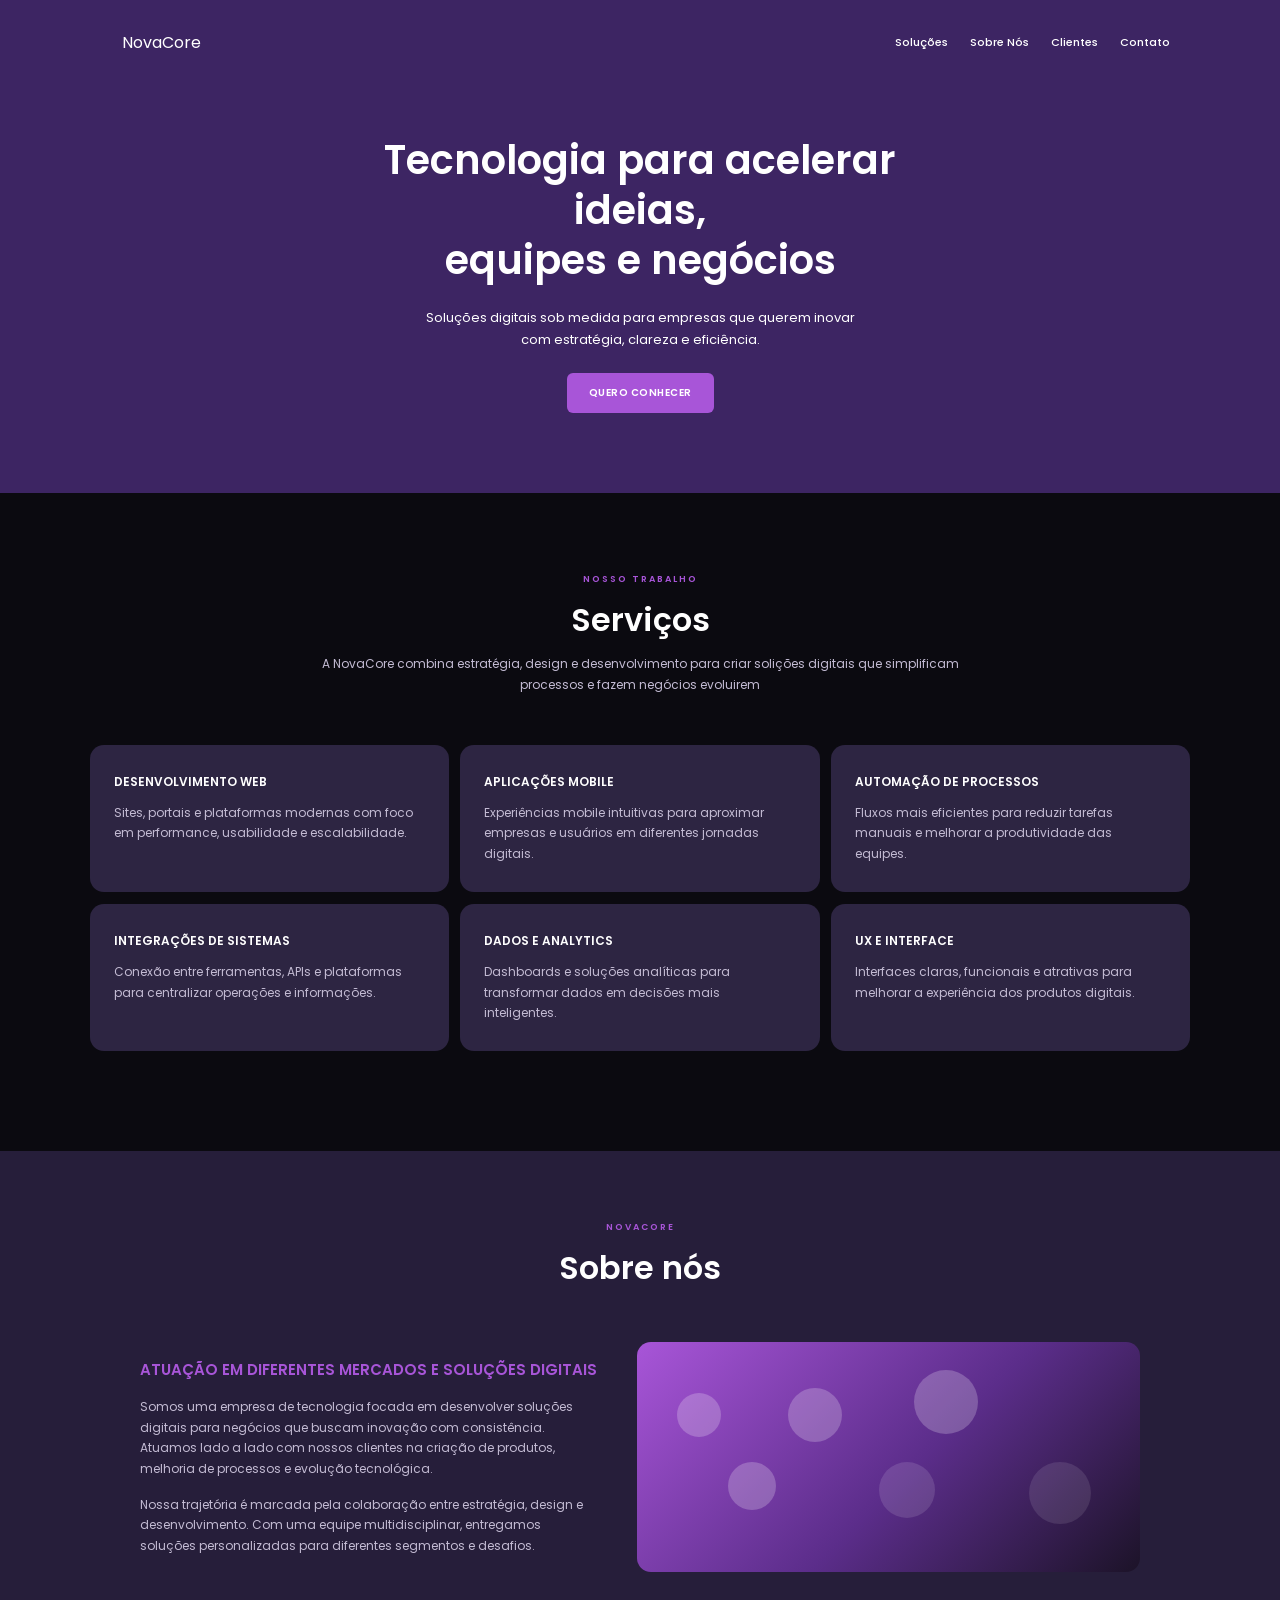
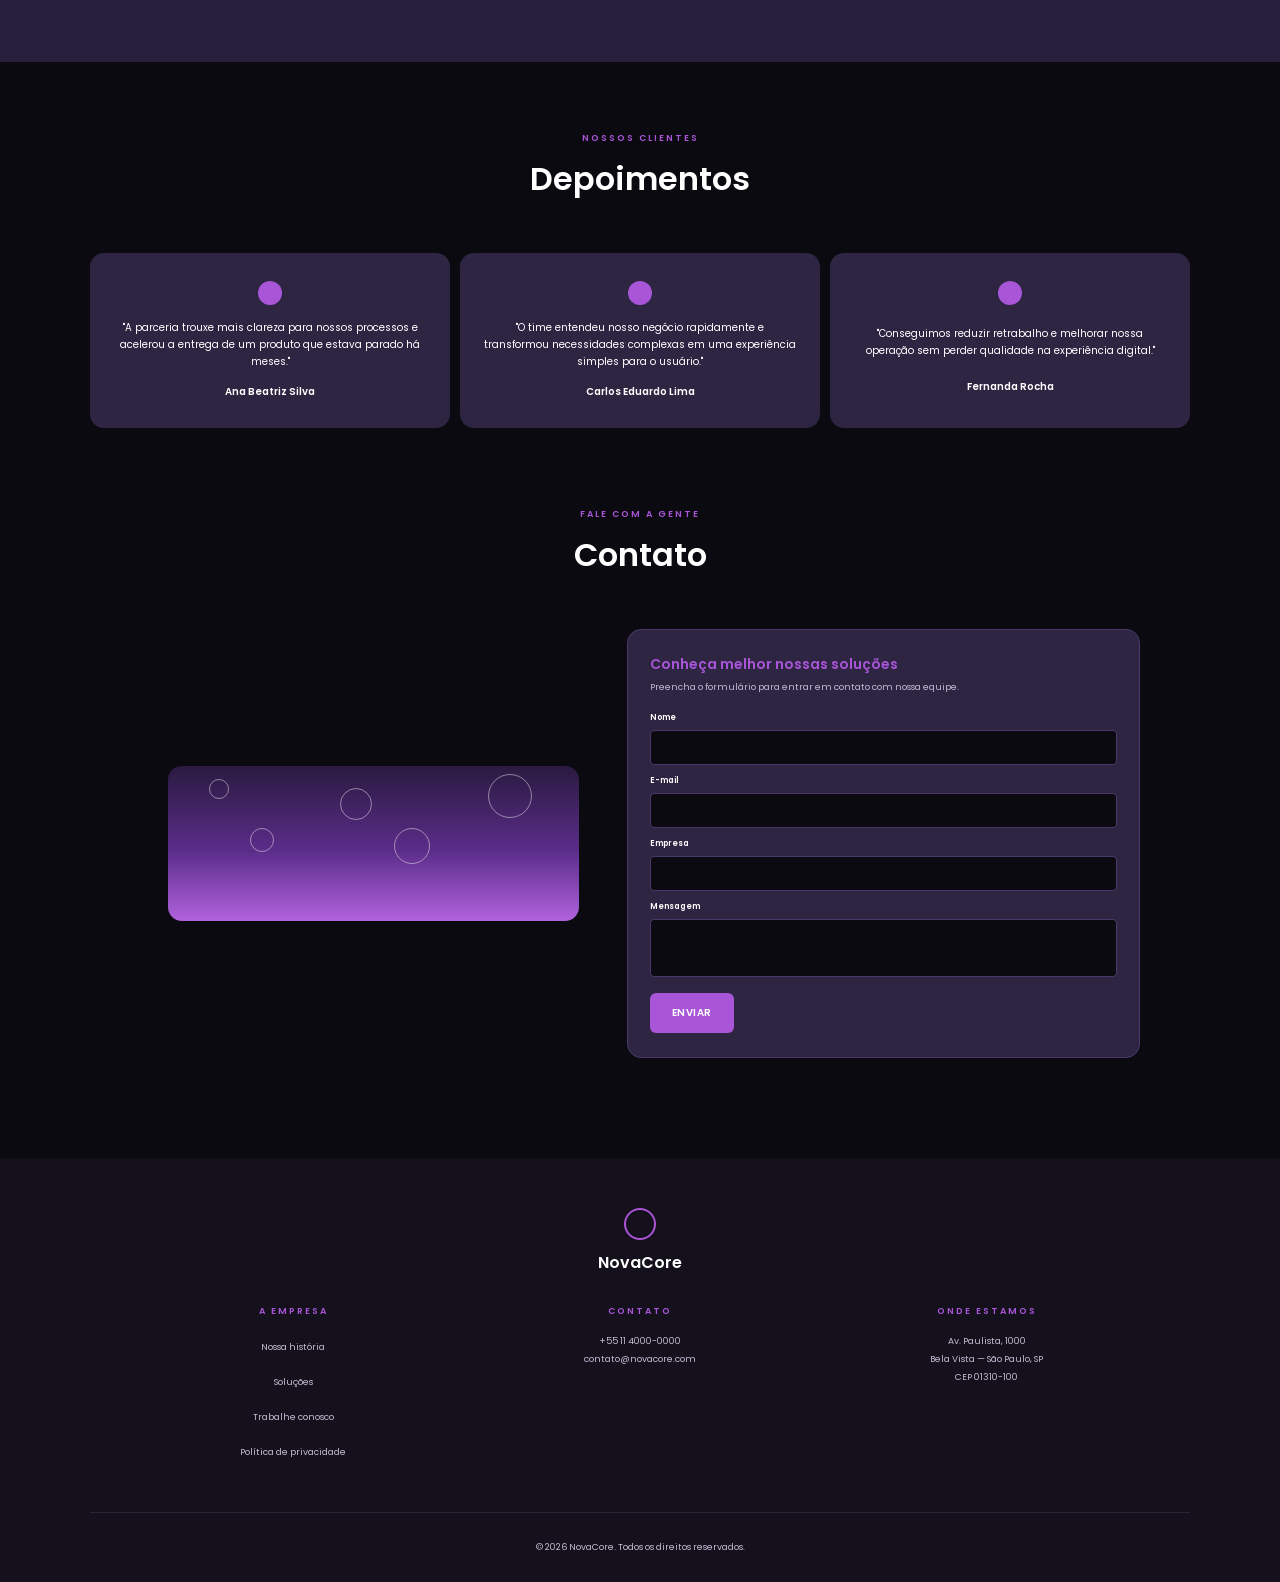
<file: projects/novacore/index.html>
<!DOCTYPE html>
<html lang="en">
<head>
    <meta charset="UTF-8">
    <meta name="viewport" content="width=device-width, initial-scale=1.0">
    <link rel="stylesheet" href="style.css">
    <link rel="stylesheet" href="page.css">
    <link rel="stylesheet" href="footer.css">
    <title>NovaCore</title>
</head>

<body>

    <section class="hero">
        <header class="cabecalho">
            <a class="logo" href="#">
                <span class="logo_anel"></span>
                <span class="logo_texto">NovaCore</span>
            </a>
            <nav class="menu">
                <a href="#servicos">Soluções</a>
                <a href="#sobre">Sobre Nós</a>
                <a href="#clientes">Clientes</a>
                <a href="#contato">Contato</a>
            </nav>
        </header>
        <div class="hero__conteudo">
            <h1>Tecnologia para acelerar ideias, <br>equipes e negócios</h1>
            <p>Soluções digitais sob medida para empresas que querem inovar com estratégia, clareza e eficiência.</p>
            <a class="botao" href="#sobre">Quero conhecer</a>
        </div>
    </section>

    <section class="servicos" id="servicos">
        <div class="secao__titulo">
            <span class="rotulo">Nosso trabalho</span>
            <h2>Serviços</h2>
            <p>A NovaCore combina estratégia, design e desenvolvimento para criar solições digitais que simplificam processos e fazem negócios evoluirem</p>
        </div>
        <div class="servicos__grid">
            <article class="card">
                <h3>Desenvolvimento Web</h3>
                <p>Sites, portais e plataformas modernas com foco em performance, usabilidade e escalabilidade.</p>
            </article>
            <article class="card">
                <h3>Aplicações Mobile</h3>
                <p>Experiências mobile intuitivas para aproximar empresas e usuários em diferentes jornadas digitais.</p>
            </article>
            <article class="card">
                <h3>Automação de Processos</h3>
                <p>Fluxos mais eficientes para reduzir tarefas manuais e melhorar a produtividade das equipes.</p>
            </article>
            <article class="card">
                <h3>Integrações de Sistemas</h3>
                <p>Conexão entre ferramentas, APIs e plataformas para centralizar operações e informações.</p>
            </article>
            <article class="card">
                <h3>Dados e Analytics</h3>
                <p>Dashboards e soluções analíticas para transformar dados em decisões mais inteligentes.</p>
            </article>
            <article class="card">
                <h3>UX e Interface</h3>
                <p>Interfaces claras, funcionais e atrativas para melhorar a experiência dos produtos digitais.</p>
            </article>
        </div>
    </section>

    <section class="sobre" id="sobre">
        <div class="secao__titulo">
            <span class="rotulo">NovaCore</span>
            <h2>Sobre nós</h2>
        </div>
        <div class="sobre__grid">
            <div class="sobre__texto">
                <h3>Atuação em diferentes mercados e soluções digitais</h3>
                <p>Somos uma empresa de tecnologia focada em desenvolver soluções digitais para negócios que buscam
                    inovação com consistência. Atuamos lado a lado com nossos clientes na criação de produtos, melhoria
                    de processos e evolução tecnológica.</p>
                <p>Nossa trajetória é marcada pela colaboração entre estratégia, design e desenvolvimento. Com uma
                    equipe multidisciplinar, entregamos soluções personalizadas para diferentes segmentos e desafios.
                </p>
            </div>
 
            <div class="sobre__visual">
                <span class="bolha b1"></span>
                <span class="bolha b2"></span>
                <span class="bolha b3"></span>
                <span class="bolha b4"></span>
                <span class="bolha b5"></span>
                <span class="bolha b6"></span>
            </div>
        </div>
    </section>

    <section class="depoimentos" id="clientes">
        <div class="secao__titulo">
            <span class="rotulo">Nossos clientes</span>
            <h2>Depoimentos</h2>
        </div>
 
        <div class="depoimentos__grid">
            <article class="card card--centro">
                <span class="avatar"></span>
                <p>"A parceria trouxe mais clareza para nossos processos e acelerou a entrega de um produto que estava
                    parado há meses."</p>
                <strong>Ana Beatriz Silva</strong>
            </article>
            <article class="card card--centro">
                <span class="avatar"></span>
                <p>"O time entendeu nosso negócio rapidamente e transformou necessidades complexas em uma experiência
                    simples para o usuário."</p>
                <strong>Carlos Eduardo Lima</strong>
            </article>
            <article class="card card--centro">
                <span class="avatar"></span>
                <p>"Conseguimos reduzir retrabalho e melhorar nossa operação sem perder qualidade na experiência
                    digital."</p>
                <strong>Fernanda Rocha</strong>
            </article>
        </div>
    </section>

    <section class="contato" id="contato">
        <div class="secao__titulo">
            <span class="rotulo">Fale com a gente</span>
            <h2>Contato</h2>
        </div>
 
        <div class="contato__grid">
            <div class="contato__visual">
                <span class="anel a1"></span>
                <span class="anel a2"></span>
                <span class="anel a3"></span>
                <span class="anel a4"></span>
                <span class="anel a5"></span>
            </div>
 
            <div class="formulario">
                <h3>Conheça melhor nossas soluções</h3>
                <p>Preencha o formulário para entrar em contato com nossa equipe.</p>
 
                <label for="nome">Nome</label>
                <input type="text" id="nome" name="nome">
 
                <label for="email">E-mail</label>
                <input type="email" id="email" name="email">
 
                <label for="empresa">Empresa</label>
                <input type="text" id="empresa" name="empresa">
 
                <label for="mensagem">Mensagem</label>
                <textarea id="mensagem" name="mensagem"></textarea>
 
                <a class="botao" href="#">Enviar</a>
            </div>
        </div>
    </section>

    <footer>
        <div class="footer-topo">
            <span class="logo__anel logo__anel--grande"></span>
            <h3>NovaCore</h3>
        </div>
 
        <div class="footer-grid">
            <div class="footer-column">
                <h4>A empresa</h4>
                <ul>
                    <li><a href="#">Nossa história</a></li>
                    <li><a href="#">Soluções</a></li>
                    <li><a href="#">Trabalhe conosco</a></li>
                    <li><a href="#">Política de privacidade</a></li>
                </ul>
            </div>
 
            <div class="footer-column">
                <h4>Contato</h4>
                <div class="contato-info">
                    <p>+55 11 4000-0000</p>
                    <p>contato@novacore.com</p>
                </div>
            </div>
 
            <div class="footer-column">
                <h4>Onde estamos</h4>
                <div class="contato-info">
                    <p>Av. Paulista, 1000</p>
                    <p>Bela Vista — São Paulo, SP</p>
                    <p>CEP 01310-100</p>
                </div>
            </div>
        </div>
 
        <div class="footer-direitos">
            <p>&copy; 2026 NovaCore. Todos os direitos reservados.</p>
        </div>
    </footer>
</body>

</html>
</file>
<file: css/style.css>
:root {
  --bg: #0a0d14;
  --bg-2: #111622;
  --card: #131a28;
  --border: rgba(120, 150, 200, 0.18);
  --text: #f1f5fb;
  --text-2: #98a3b8;
  --accent: #2f6bff;
  --accent-2: #4da3ff;
  --cyan: #5fe3f0;
  --font-sans: "Inter", system-ui, -apple-system, "Segoe UI", Roboto, sans-serif;
  --font-mono: "JetBrains Mono", ui-monospace, "SFMono-Regular", Menlo, monospace;
  --radius: 16px;
  --section-y: clamp(4.5rem, 9vw, 7.5rem);
  --nav-h: 68px;
  --speed: 1;
}

*, *::before, *::after { box-sizing: border-box; }
html { scroll-behavior: smooth; scroll-padding-top: calc(var(--nav-h) + 12px); }
body {
  margin: 0;
  background: var(--bg);
  color: var(--text);
  font-family: var(--font-sans);
  line-height: 1.65;
  -webkit-font-smoothing: antialiased;
  overflow-x: hidden;
}
img { max-width: 100%; display: block; }
a { color: inherit; text-decoration: none; }
ul { list-style: none; margin: 0; padding: 0; }
h1, h2, h3, p { margin: 0; }
.mono { font-family: var(--font-mono); }
.muted { color: var(--text-2); }
.small { font-size: .78rem; }

:focus-visible { outline: 2px solid var(--cyan); outline-offset: 3px; border-radius: 6px; }

.skip-link {
  position: fixed; left: 1rem; top: -4rem; z-index: 200;
  background: var(--accent); color: #fff; padding: .6rem 1rem; border-radius: 8px;
}
.skip-link:focus { top: 1rem; }

.container { width: min(1140px, 100% - 2.5rem); margin-inline: auto; }
.section { padding-block: var(--section-y); position: relative; z-index: 1; }
.bg-grid {
  position: fixed; inset: 0; z-index: 0; pointer-events: none;
  background-image:
    linear-gradient(rgba(120,150,200,.06) 1px, transparent 1px),
    linear-gradient(90deg, rgba(120,150,200,.06) 1px, transparent 1px);
  background-size: 56px 56px;
  mask-image: radial-gradient(ellipse at 50% 30%, #000 20%, transparent 75%);
  -webkit-mask-image: radial-gradient(ellipse at 50% 30%, #000 20%, transparent 75%);
}
#net-canvas { position: fixed; inset: 0; width: 100%; height: 100%; z-index: 0; pointer-events: none; opacity: .55; }
.bg-glow { position: fixed; z-index: 0; pointer-events: none; border-radius: 50%; filter: blur(110px); opacity: .22; }
.bg-glow--a { width: 520px; height: 520px; background: var(--accent); top: -160px; right: -120px; }
.bg-glow--b { width: 420px; height: 420px; background: var(--cyan); bottom: -160px; left: -140px; opacity: .1; }
.nav {
  position: fixed; top: 0; left: 0; right: 0; height: var(--nav-h); z-index: 100;
  transition: background .3s, border-color .3s, backdrop-filter .3s;
  border-bottom: 1px solid transparent;
}
.nav.is-scrolled {
  background: rgba(10, 13, 20, .78);
  backdrop-filter: blur(14px); -webkit-backdrop-filter: blur(14px);
  border-bottom-color: var(--border);
}
.nav__inner { height: 100%; display: flex; align-items: center; justify-content: space-between; }
.nav__logo { font-family: var(--font-mono); font-weight: 500; font-size: 1.1rem; letter-spacing: .02em; }
.nav__logo .br { color: var(--accent-2); }
.nav__logo:hover .br { color: var(--cyan); }
.nav__menu ul { display: flex; gap: .3rem; }
.nav__menu a {
  position: relative; display: block; padding: .55rem .9rem; border-radius: 10px;
  color: var(--text-2); font-size: .93rem; font-weight: 500; transition: color .2s, background .2s;
}
.nav__menu a:hover { color: var(--text); background: rgba(120,150,200,.08); }
.nav__menu a.is-active { color: var(--text); }
.nav__menu a.is-active::after {
  content: ""; position: absolute; left: .9rem; right: .9rem; bottom: 2px; height: 2px;
  background: linear-gradient(90deg, var(--accent), var(--cyan)); border-radius: 2px;
}
.nav__toggle { display: none; }
.btn {
  --h: 50px;
  display: inline-flex; align-items: center; justify-content: center; gap: .6rem;
  min-height: var(--h); padding: 0 1.5rem; border-radius: 12px; border: 1px solid transparent;
  font: 600 .98rem var(--font-sans); cursor: pointer; position: relative; overflow: hidden;
  transition: transform .2s ease, box-shadow .25s ease, background .25s, border-color .25s, color .25s;
}
.btn .icon { width: 18px; height: 18px; fill: none; stroke: currentColor; stroke-width: 2; stroke-linecap: round; stroke-linejoin: round; transition: transform .25s; }
.btn--primary { background: var(--accent); color: #fff; box-shadow: 0 8px 28px -8px rgba(47,107,255,.7); }
.btn--primary:hover { background: #4a80ff; transform: translateY(-2px); box-shadow: 0 12px 34px -8px rgba(77,163,255,.8); }
.btn--primary:hover .icon { transform: translateX(3px); }
.btn--primary:hover .icon--dl { transform: translateY(3px); }
.btn--ghost { border-color: var(--border); color: var(--text); background: rgba(19,26,40,.5); }
.btn--ghost:hover { border-color: var(--cyan); color: var(--cyan); transform: translateY(-2px); }
.btn--sm { --h: 40px; padding: 0 1rem; font-size: .87rem; border-radius: 10px; }
.btn--lg { --h: 58px; padding: 0 2rem; font-size: 1.05rem; }
.btn:active { transform: translateY(0) scale(.98); }
.btn[disabled] { opacity: .6; cursor: not-allowed; }
.hero { min-height: 100svh; display: flex; align-items: center; padding-top: calc(var(--nav-h) + 2rem); padding-bottom: 5rem; }
.hero__grid { display: grid; grid-template-columns: 1.15fr .85fr; gap: clamp(2rem, 6vw, 5rem); align-items: center; }
.status-chip {
  display: inline-flex; align-items: center; gap: .55rem; padding: .35rem .85rem;
  border: 1px solid var(--border); border-radius: 999px; font-size: .75rem; color: var(--text-2);
  background: rgba(19,26,40,.6); margin-bottom: 1.4rem;
}
.dot { width: 8px; height: 8px; border-radius: 50%; background: var(--cyan); box-shadow: 0 0 10px var(--cyan); }
.hero__prompt { color: var(--accent-2); font-size: .9rem; margin-bottom: .6rem; }
.hero__name { font-size: clamp(2.3rem, 6vw, 4.4rem); line-height: 1.04; font-weight: 800; letter-spacing: -.02em; }
.hero__title {
  font-size: clamp(1.2rem, 2.4vw, 1.7rem); font-weight: 600; margin-top: .9rem;
  background: linear-gradient(90deg, var(--accent-2), var(--cyan)); -webkit-background-clip: text; background-clip: text; color: transparent;
}
.hero__tagline { margin-top: 1.3rem; font-size: clamp(1.05rem, 1.6vw, 1.25rem); max-width: 34rem; }
.hero__typing { margin-top: .9rem; color: var(--cyan); font-size: .92rem; min-height: 1.5em; }
.hero__desc { margin-top: .9rem; color: var(--text-2); max-width: 34rem; }
.hero__actions { display: flex; flex-wrap: wrap; gap: .9rem; margin-top: 2rem; }
.resume-msg { font-size: .8rem; color: #ffb4b4; margin-top: .8rem; min-height: 1.2em; }
.resume-msg.is-ok { color: var(--cyan); }
.caret { display: inline-block; width: 8px; height: 1em; background: var(--cyan); margin-left: 3px; vertical-align: -2px; }
.hero__photo { position: relative; justify-self: center; width: min(100%, 380px); }
.photo-frame {
  position: relative; margin: 0; aspect-ratio: 3 / 4; border-radius: 20px; overflow: hidden;
  border: 1px solid var(--border); background: var(--card);
  box-shadow: 0 30px 60px -25px rgba(0,0,0,.8), 0 0 0 1px rgba(255,255,255,.02) inset;
  transition: box-shadow .4s, border-color .4s, transform .4s;
}
.photo-frame:hover { border-color: rgba(95,227,240,.55); box-shadow: 0 30px 70px -25px rgba(0,0,0,.8), 0 0 40px -6px rgba(95,227,240,.35); }
.photo-frame img { width: 100%; height: 100%; object-fit: cover; object-position: center top; }
.photo-placeholder {
  position: absolute; inset: 0; display: flex; flex-direction: column; align-items: center; justify-content: center; gap: .5rem;
  background: linear-gradient(160deg, #172036, #0e1422); color: var(--text-2); text-align: center; padding: 1rem;
}
.photo-placeholder[hidden] { display: none; }
.photo-placeholder svg { width: 84px; fill: none; stroke: var(--accent-2); stroke-width: 1.2; opacity: .8; }
.corner { position: absolute; width: 22px; height: 22px; border: 2px solid var(--cyan); opacity: .7; pointer-events: none; }
.corner--tl { top: 10px; left: 10px; border-right: 0; border-bottom: 0; border-top-left-radius: 8px; }
.corner--br { bottom: 10px; right: 10px; border-left: 0; border-top: 0; border-bottom-right-radius: 8px; }
.sys-badges { display: flex; justify-content: space-between; gap: .5rem; margin-top: .9rem; font-size: .7rem; color: var(--text-2); }

.scroll-hint { position: absolute; left: 50%; bottom: 1.6rem; transform: translateX(-50%); display: flex; flex-direction: column; align-items: center; gap: .5rem; color: var(--text-2); font-size: .7rem; letter-spacing: .15em; text-transform: uppercase; }
.scroll-hint__line { width: 1px; height: 38px; background: linear-gradient(var(--cyan), transparent); }
.section__head { max-width: 42rem; margin-bottom: 3rem; }
.eyebrow { color: var(--accent-2); font-size: .82rem; margin-bottom: .7rem; }
.section__head h2, .resume-card h2 { font-size: clamp(1.8rem, 3.6vw, 2.6rem); font-weight: 700; letter-spacing: -.01em; }
.section__lead { color: var(--text-2); margin-top: .8rem; }

.grid { display: grid; gap: 1.2rem; }
.grid--3 { grid-template-columns: repeat(3, 1fr); }

.card {
  position: relative; background: linear-gradient(180deg, rgba(23,31,48,.9), rgba(17,22,34,.9));
  border: 1px solid var(--border); border-radius: var(--radius); padding: 1.6rem;
  transition: transform .3s ease, border-color .3s, box-shadow .3s;
}
.card:hover { transform: translateY(-5px); border-color: rgba(77,163,255,.5); box-shadow: 0 18px 40px -20px rgba(47,107,255,.55), 0 0 0 1px rgba(77,163,255,.12) inset; }
.card h3 { font-size: 1.1rem; font-weight: 600; margin: .9rem 0 .5rem; }
.card p { color: var(--text-2); font-size: .95rem; }
.card__icon { width: 42px; height: 42px; border-radius: 11px; display: grid; place-items: center; background: rgba(47,107,255,.14); border: 1px solid rgba(77,163,255,.3); }
.card__icon svg { width: 22px; height: 22px; fill: none; stroke: var(--accent-2); stroke-width: 1.8; stroke-linecap: round; stroke-linejoin: round; }

.badge-ex { position: absolute; top: 12px; right: 12px; font: 500 .65rem var(--font-mono); letter-spacing: .08em; padding: .2rem .5rem; border-radius: 6px; color: #ffd37a; border: 1px dashed rgba(255,211,122,.5); background: rgba(255,211,122,.06); }
.project { padding: 0; overflow: hidden; display: flex; flex-direction: column; cursor: pointer; }
.project__media { aspect-ratio: 16 / 10; background: linear-gradient(135deg, #172036, #0d1220); position: relative; overflow: hidden; border-bottom: 1px solid var(--border); }
.project__media img { position: absolute; inset: 0; z-index: 1; width: 100%; height: 100%; object-fit: cover; object-position: top; }
.project__media .badge-ex { z-index: 2; }
.project__fallback { position: absolute; inset: 0; display: grid; place-items: center; background-image: linear-gradient(rgba(120,150,200,.08) 1px, transparent 1px), linear-gradient(90deg, rgba(120,150,200,.08) 1px, transparent 1px); background-size: 24px 24px; color: var(--accent-2); font: 500 1.6rem var(--font-mono); }
.project__body { padding: 1.4rem 1.5rem 1.6rem; display: flex; flex-direction: column; flex: 1; }
.project__body h3 { margin-top: 0; }
.tags { display: flex; flex-wrap: wrap; gap: .45rem; margin-top: 1rem; }
.tags li, .chip { font: 500 .74rem var(--font-mono); padding: .28rem .6rem; border-radius: 7px; border: 1px solid var(--border); color: var(--cyan); background: rgba(95,227,240,.05); }
.card__actions { display: flex; flex-wrap: wrap; gap: .6rem; margin-top: auto; padding-top: 1.2rem; }
.project__open { background: none; border: 0; padding: 0; text-align: left; color: inherit; font: inherit; cursor: pointer; }
.skill-chips { display: flex; flex-wrap: wrap; gap: .5rem; margin-top: 1rem; }
.chip { transition: box-shadow .25s, border-color .25s, transform .25s; }
.chip:hover { border-color: var(--cyan); box-shadow: 0 0 16px -2px rgba(95,227,240,.45); transform: translateY(-2px); }
.terminal { margin-top: 3rem; border: 1px solid var(--border); border-radius: 14px; background: rgba(8,11,18,.85); overflow: hidden; max-width: 560px; }
.terminal__bar { display: flex; align-items: center; gap: .4rem; padding: .6rem .9rem; border-bottom: 1px solid var(--border); font-size: .72rem; color: var(--text-2); }
.terminal__bar i { width: 10px; height: 10px; border-radius: 50%; background: #2a3550; }
.terminal__bar span { margin-left: .6rem; }
.terminal__body { padding: 1rem 1.1rem; font-size: .84rem; color: var(--cyan); min-height: 6.5rem; }
.terminal__body .on { color: #7dffb0; }
.contact { max-width: 560px; }
.contact__links { display: grid; gap: .8rem; }
.contact__links a, .contact__links .na {
  display: flex; align-items: center; gap: .9rem; padding: 1rem 1.2rem; border-radius: 14px;
  border: 1px solid var(--border); background: var(--card); transition: border-color .25s, transform .25s, box-shadow .25s;
}
.contact__links a:hover { border-color: rgba(77,163,255,.55); transform: translateX(4px); box-shadow: 0 10px 28px -16px rgba(47,107,255,.6); }
.contact__links small { display: block; color: var(--text-2); font: 400 .72rem var(--font-mono); }
.contact__links span.v { word-break: break-all; font-weight: 500; }
.contact__links .na { color: var(--text-2); border-style: dashed; }

.form { padding: 1.6rem; border-radius: var(--radius); border: 1px solid var(--border); background: linear-gradient(180deg, rgba(23,31,48,.9), rgba(17,22,34,.9)); display: grid; gap: 1.1rem; }
.field label { display: block; font-size: .85rem; font-weight: 500; margin-bottom: .4rem; }
.field input, .field textarea {
  width: 100%; padding: .8rem 1rem; border-radius: 10px; border: 1px solid var(--border);
  background: rgba(8,11,18,.7); color: var(--text); font: 400 1rem var(--font-sans); transition: border-color .2s, box-shadow .2s;
}
.field textarea { resize: vertical; min-height: 130px; }
.field input:focus, .field textarea:focus { outline: none; border-color: var(--accent-2); box-shadow: 0 0 0 3px rgba(77,163,255,.2); }
.field.is-invalid input, .field.is-invalid textarea { border-color: #ff7b7b; }
.field__error { color: #ff9b9b; font-size: .8rem; min-height: 1.1em; margin-top: .3rem; }
.hp { position: absolute; left: -9999px; width: 1px; height: 1px; opacity: 0; }
.form__status { font-size: .9rem; min-height: 1.3em; }
.form__status.is-ok { color: var(--cyan); }
.form__status.is-err { color: #ff9b9b; }
.form__status a { text-decoration: underline; }
.resume-card {
  display: flex; align-items: center; justify-content: space-between; gap: 2rem; flex-wrap: wrap;
  padding: clamp(1.8rem, 4vw, 3rem); border-radius: 22px; border: 1px solid var(--border);
  background: radial-gradient(600px 220px at 85% 0%, rgba(47,107,255,.2), transparent 70%), var(--card);
}
.resume-card__action { display: flex; flex-direction: column; align-items: flex-start; }
.footer { border-top: 1px solid var(--border); padding: 1.8rem 0; position: relative; z-index: 1; color: var(--text-2); font-size: .82rem; }
.footer__inner { display: flex; justify-content: space-between; gap: 1rem; flex-wrap: wrap; }
.footer__top:hover { color: var(--cyan); }
.modal { position: fixed; inset: 0; z-index: 300; display: grid; place-items: center; padding: 1.2rem; }
.modal[hidden] { display: none; }
.modal__backdrop { position: absolute; inset: 0; background: rgba(5,7,12,.75); backdrop-filter: blur(6px); }
.modal__panel { position: relative; width: min(560px, 100%); max-height: 90vh; overflow: auto; background: var(--card); border: 1px solid var(--border); border-radius: 18px; padding: 2rem; box-shadow: 0 40px 90px -30px #000; }
.modal__panel h3 { font-size: 1.4rem; margin-bottom: .8rem; }
.modal__panel p { margin-bottom: .8rem; }
.modal__close { position: absolute; top: .7rem; right: .9rem; width: 40px; height: 40px; border-radius: 10px; border: 1px solid var(--border); background: transparent; color: var(--text); font-size: 1.5rem; cursor: pointer; }
.modal__close:hover { border-color: var(--cyan); color: var(--cyan); }
.timeline-wrap { display: grid; grid-template-columns: 1fr 1fr; gap: 2rem; margin-top: 3.5rem; }
.timeline-title { color: var(--accent-2); font-size: .85rem; font-weight: 500; margin-bottom: 1.2rem; }
.timeline { position: relative; display: grid; gap: 1.2rem; padding-left: 1.4rem; border-left: 1px solid var(--border); list-style: none; margin: 0; }
.tl__item { position: relative; padding: 1.2rem 1.3rem; border: 1px solid var(--border); border-radius: 14px; background: linear-gradient(180deg, rgba(23,31,48,.9), rgba(17,22,34,.9)); transition: border-color .3s, transform .3s; }
.tl__item:hover { border-color: rgba(77,163,255,.5); transform: translateX(3px); }
.tl__item::before { content: ""; position: absolute; left: calc(-1.4rem - 5px); top: 1.5rem; width: 9px; height: 9px; border-radius: 50%; background: var(--cyan); box-shadow: 0 0 10px var(--cyan); }
.tl__head { display: flex; justify-content: space-between; align-items: baseline; gap: .8rem; flex-wrap: wrap; }
.tl__head h4 { margin: 0; font-size: 1.02rem; font-weight: 600; }
.tl__period { color: var(--cyan); font-size: .75rem; }
.tl__sub { color: var(--accent-2); font-size: .88rem; margin-top: .3rem; }
.tl__note { color: var(--text-2); font-size: .9rem; margin-top: .5rem; }
.tl__list { margin: .7rem 0 0; padding-left: 1.1rem; list-style: disc; color: var(--text-2); font-size: .9rem; display: grid; gap: .3rem; }
.contact__links button.reveal-btn {
  display: flex; align-items: center; gap: .9rem; width: 100%; padding: 1rem 1.2rem; border-radius: 14px;
  border: 1px solid var(--border); background: var(--card); color: inherit; font: inherit; text-align: left; cursor: pointer;
  transition: border-color .25s, transform .25s, box-shadow .25s;
}
.contact__links button.reveal-btn:hover { border-color: rgba(77,163,255,.55); transform: translateX(4px); box-shadow: 0 10px 28px -16px rgba(47,107,255,.6); }
.contact__links .hint { color: var(--cyan); font: 400 .8rem var(--font-mono); }

.contact-item { display: grid; gap: .5rem; }
.contact__links a.open-link {
  display: inline-flex; width: fit-content; padding: .45rem .9rem; border-radius: 10px; margin-left: .2rem;
  font: 500 .82rem var(--font-mono); color: var(--cyan); border: 1px solid rgba(95,227,240,.35); background: rgba(95,227,240,.05);
}
.contact__links a.open-link[hidden] { display: none; }
.contact__links a.open-link:hover { border-color: var(--cyan); transform: none; box-shadow: 0 0 16px -4px rgba(95,227,240,.5); }
.members { display: grid; grid-template-columns: repeat(4, 1fr); gap: 1rem; margin-bottom: 2.5rem; }
.member { display: flex; align-items: center; gap: .9rem; padding: 1rem 1.1rem; border: 1px solid var(--border); border-radius: 14px; background: linear-gradient(180deg, rgba(23,31,48,.9), rgba(17,22,34,.9)); transition: border-color .3s, transform .3s; }
.member:hover { border-color: rgba(77,163,255,.5); transform: translateY(-3px); }
.member__avatar { flex: 0 0 44px; width: 44px; height: 44px; border-radius: 12px; display: grid; place-items: center; color: var(--cyan); font-size: .9rem; font-weight: 500; background: rgba(47,107,255,.14); border: 1px solid rgba(77,163,255,.3); }
.member strong { display: block; font-size: .95rem; font-weight: 600; line-height: 1.3; }
.member small { display: block; color: var(--text-2); font-size: .74rem; }
.member__links { display: flex; gap: .7rem; margin-top: .25rem; }
.member__links a { color: var(--cyan); font-size: .74rem; }
.member__links a:hover { text-decoration: underline; }
.team-empty { padding: 1.4rem; border: 1px dashed var(--border); border-radius: 14px; color: var(--text-2); font-size: .85rem; text-align: center; }
</file>
<file: css/animations.css>
.js .reveal {
  opacity: 0;
  transform: translateY(26px);
  transition: opacity calc(.7s * var(--speed)) ease, transform calc(.7s * var(--speed)) cubic-bezier(.2, .7, .2, 1);
  transition-delay: var(--d, 0s);
}
.js .reveal.is-visible { opacity: 1; transform: none; }
.js .hero__photo.reveal { transform: translateX(34px); }
.js .hero__photo.reveal.is-visible { transform: none; }
.caret { animation: blink calc(1.1s * var(--speed)) steps(1) infinite; }
@keyframes blink { 50% { opacity: 0; } }
.dot { animation: pulse calc(2.2s * var(--speed)) ease-in-out infinite; }
@keyframes pulse { 0%, 100% { opacity: 1; transform: scale(1); } 50% { opacity: .45; transform: scale(.8); } }
.scroll-hint__line { animation: drop calc(1.8s * var(--speed)) ease-in-out infinite; transform-origin: top; }
@keyframes drop { 0% { transform: scaleY(0); opacity: 1; } 60% { transform: scaleY(1); opacity: 1; } 100% { transform: scaleY(1); opacity: 0; } }
.bg-glow--a { animation: float-a calc(18s * var(--speed)) ease-in-out infinite alternate; }
.bg-glow--b { animation: float-b calc(22s * var(--speed)) ease-in-out infinite alternate; }
@keyframes float-a { to { transform: translate(-60px, 50px); } }
@keyframes float-b { to { transform: translate(70px, -40px); } }
.btn--primary::after {
  content: ""; position: absolute; inset: 0; transform: translateX(-120%);
  background: linear-gradient(100deg, transparent 30%, rgba(255,255,255,.28), transparent 70%);
  transition: transform .7s ease;
}
.btn--primary:hover::after { transform: translateX(120%); }
.btn.is-downloading .icon--dl, .btn.is-downloading .icon { animation: bounce-dl .6s ease; }
@keyframes bounce-dl { 0%, 100% { transform: translateY(0); } 40% { transform: translateY(6px); } 70% { transform: translateY(-2px); } }
.nav__toggle span { transition: transform .3s ease, opacity .2s ease; }
.nav__toggle[aria-expanded="true"] span:nth-child(1) { transform: translateY(7px) rotate(45deg); }
.nav__toggle[aria-expanded="true"] span:nth-child(2) { opacity: 0; }
.nav__toggle[aria-expanded="true"] span:nth-child(3) { transform: translateY(-7px) rotate(-45deg); }
.modal:not([hidden]) .modal__panel { animation: modal-in .3s cubic-bezier(.2, .8, .2, 1); }
.modal:not([hidden]) .modal__backdrop { animation: fade .25s ease; }
@keyframes modal-in { from { opacity: 0; transform: translateY(16px) scale(.98); } to { opacity: 1; transform: none; } }
@keyframes fade { from { opacity: 0; } }
@media (prefers-reduced-motion: reduce) {
  html { scroll-behavior: auto; }
  *, *::before, *::after {
    animation-duration: .001ms !important;
    animation-iteration-count: 1 !important;
    transition-duration: .001ms !important;
  }
  .js .reveal { opacity: 1; transform: none; }
  #net-canvas { display: none; }
}
</file>
<file: css/responsive.css>
@media (max-width: 960px) {
  .members { grid-template-columns: repeat(2, 1fr); }
  .grid--3 { grid-template-columns: repeat(2, 1fr); }
}

@media (max-width: 860px) {
  .nav__toggle {
    display: inline-flex; flex-direction: column; justify-content: center; gap: 5px;
    width: 46px; height: 46px; padding: 0 11px; border-radius: 12px;
    background: transparent; border: 1px solid var(--border); cursor: pointer; z-index: 2;
  }
  .nav__toggle span { display: block; height: 2px; background: var(--text); border-radius: 2px; }
  .nav__toggle[aria-expanded="true"] span:nth-child(1) { transform: translateY(7px) rotate(45deg); }
  .nav__toggle[aria-expanded="true"] span:nth-child(3) { transform: translateY(-7px) rotate(-45deg); }

  .nav__menu {
    position: fixed; top: var(--nav-h); left: 0; right: 0;
    background: rgba(10,13,20,.97); backdrop-filter: blur(14px); -webkit-backdrop-filter: blur(14px);
    border-bottom: 1px solid var(--border);
    padding: .8rem 1.25rem 1.4rem;
    visibility: hidden; opacity: 0; transform: translateY(-12px);
    transition: opacity .3s ease, transform .3s ease, visibility 0s linear .3s;
  }
  .nav__menu.is-open { visibility: visible; opacity: 1; transform: none; transition-delay: 0s; }
  .nav__menu ul { flex-direction: column; gap: .2rem; }
  .nav__menu a { padding: .95rem 1rem; font-size: 1.05rem; min-height: 48px; }
  .nav__menu a.is-active::after { left: 1rem; right: auto; width: 28px; }
  .hero { text-align: center; min-height: auto; padding-bottom: 6rem; }
  .hero__grid { grid-template-columns: 1fr; }
  .hero__photo { order: -1; width: min(72%, 300px); }
  .hero__tagline, .hero__desc { margin-inline: auto; }
  .hero__actions { justify-content: center; }
  .hero__actions .btn { flex: 1 1 220px; }
  .sys-badges { justify-content: center; gap: 1rem; }
  .scroll-hint { display: none; }

  .resume-card { flex-direction: column; align-items: flex-start; }
}

@media (max-width: 640px) {
  .members { grid-template-columns: 1fr; }
  .grid--3 { grid-template-columns: 1fr; }
  .container { width: min(1140px, 100% - 2rem); }
  .section__head { margin-bottom: 2rem; }
  .btn--lg { width: 100%; }
  .resume-card__action { width: 100%; }
  .form, .card { padding: 1.3rem; }
  .project { padding: 0; }
  .footer__inner { flex-direction: column; align-items: flex-start; }
}

@media (max-width: 380px) {
  .hero__name { font-size: 2rem; }
}

@media (max-width: 960px) {
  .timeline-wrap { grid-template-columns: 1fr; }
}
</file>
<file: projects/kims-coffee/style.css>
/* ============================================
   KIM'S COFFEE — STYLESHEET
   Paleta: Marrom quente, creme, ouro suave
   Tipografia: Playfair Display + Inter
   ============================================ */
 
/* ── RESET & BASE ── */
*, *::before, *::after { box-sizing: border-box; margin: 0; padding: 0; }
 
:root {
  --brown-900: #1C0F07;
  --brown-800: #3B1F10;
  --brown-700: #5C3019;
  --brown-600: #7A4228;
  --brown-500: #9B5A38;
  --brown-400: #B87553;
  --brown-300: #D4A47C;
  --brown-200: #E8CEBA;
  --brown-100: #F3E6D8;
  --brown-50:  #FBF5EF;
 
  --cream:     #FAF6F0;
  --gold:      #C8922A;
  --gold-light:#E8C06A;
  --text:      #2A1506;
  --text-muted:#7A6255;
 
  --font-display: 'Playfair Display', Georgia, serif;
  --font-body:    'Inter', system-ui, sans-serif;
 
  --radius-sm: 6px;
  --radius-md: 12px;
  --radius-lg: 20px;
 
  --shadow-sm: 0 2px 8px rgba(60,20,5,.08);
  --shadow-md: 0 8px 24px rgba(60,20,5,.12);
  --shadow-lg: 0 16px 48px rgba(60,20,5,.16);
 
  --transition: .3s ease;
  --transition-slow: .6s ease;
}
 
html { scroll-behavior: smooth; font-size: 16px; }
 
body {
  font-family: var(--font-body);
  background: var(--cream);
  color: var(--text);
  line-height: 1.7;
  overflow-x: hidden;
}
 
img { display: block; width: 100%; height: 100%; object-fit: cover; }
a  { text-decoration: none; color: inherit; }
em { font-style: italic; font-family: var(--font-display); }
 
/* ── CONTAINER ── */
.container {
  width: 90%;
  max-width: 1200px;
  margin: 0 auto;
}
 
/* ── SECTIONS ── */
.section {
  padding: 100px 0;
}
 
.section-eyebrow {
  font-size: .78rem;
  font-weight: 600;
  letter-spacing: .18em;
  text-transform: uppercase;
  color: var(--gold);
  margin-bottom: .75rem;
}
 
.section-title {
  font-family: var(--font-display);
  font-size: clamp(2rem, 4vw, 3rem);
  font-weight: 600;
  line-height: 1.15;
  color: var(--brown-800);
  margin-bottom: 1.25rem;
}
 
.section-desc {
  font-size: 1rem;
  color: var(--text-muted);
  max-width: 560px;
}
 
.section-header {
  text-align: center;
  margin-bottom: 3.5rem;
}
.section-header .section-desc { margin: 0 auto; }
 
/* ── SCROLL REVEAL ── */
.reveal {
  opacity: 0;
  transform: translateY(32px);
  transition: opacity .65s ease, transform .65s ease;
}
.reveal.visible {
  opacity: 1;
  transform: none;
}
 
/* ============================================
   HEADER
   ============================================ */
.header {
  position: fixed;
  top: 0; left: 0; right: 0;
  z-index: 1000;
  padding: 1.1rem 0;
  transition: background var(--transition), box-shadow var(--transition), padding var(--transition);
}
.header.scrolled {
  background: rgba(251,245,239,.95);
  backdrop-filter: blur(12px);
  box-shadow: var(--shadow-sm);
  padding: .75rem 0;
}
 
.nav-container {
  display: flex;
  align-items: center;
  justify-content: space-between;
  gap: 2rem;
}
 
.logo {
  display: flex;
  align-items: center;
  gap: .5rem;
  font-family: var(--font-display);
  font-size: 1.35rem;
  font-weight: 600;
  color: var(--brown-800);
  white-space: nowrap;
}
.icon {
  width: 1em; height: 1em;
  fill: none; stroke: currentColor;
  stroke-width: 2; stroke-linecap: round; stroke-linejoin: round;
  display: block;
}
.logo-icon { font-size: 1.6rem; display: inline-flex; color: var(--brown-800); }
.footer-brand .logo-icon { color: var(--gold-light); }
.logo-text em { color: var(--gold); font-style: italic; }
 
.nav {
  display: flex;
  align-items: center;
  gap: .25rem;
}
.nav-link {
  padding: .45rem .85rem;
  border-radius: var(--radius-sm);
  font-size: .9rem;
  font-weight: 500;
  color: var(--brown-700);
  transition: background var(--transition), color var(--transition);
}
.nav-link:hover { background: var(--brown-100); color: var(--brown-900); }
.nav-cta {
  background: var(--brown-700);
  color: var(--cream) !important;
  margin-left: .5rem;
}
.nav-cta:hover { background: var(--brown-900) !important; }
 
.hamburger {
  display: none;
  flex-direction: column;
  gap: 5px;
  background: none;
  border: none;
  cursor: pointer;
  padding: 6px;
}
.hamburger span {
  display: block;
  width: 24px; height: 2px;
  background: var(--brown-800);
  border-radius: 2px;
  transition: transform var(--transition), opacity var(--transition);
}
 
/* ============================================
   HERO
   ============================================ */
.hero {
  position: relative;
  min-height: 100svh;
  display: flex;
  align-items: center;
  overflow: hidden;
}
 
.hero-bg {
  position: absolute;
  inset: 0;
  z-index: 0;
}
.hero-img {
  width: 100%; height: 100%;
  object-fit: cover;
  transform: scale(1.04);
  animation: heroZoom 12s ease forwards;
}
@keyframes heroZoom {
  to { transform: scale(1); }
}
.hero-overlay {
  position: absolute; inset: 0;
  background: linear-gradient(
    135deg,
    rgba(28,15,7,.72) 0%,
    rgba(28,15,7,.38) 60%,
    rgba(28,15,7,.55) 100%
  );
}
 
.hero-content {
  position: relative;
  z-index: 2;
  padding: 8rem 0 6rem;
  max-width: 680px;
}
 
.hero-eyebrow {
  font-size: .78rem;
  font-weight: 600;
  letter-spacing: .2em;
  text-transform: uppercase;
  color: var(--gold-light);
  margin-bottom: 1.25rem;
  animation: fadeUp .8s .2s both;
}
 
.hero-title {
  font-family: var(--font-display);
  font-size: clamp(2.8rem, 6vw, 5rem);
  font-weight: 600;
  line-height: 1.08;
  color: #fff;
  margin-bottom: 1.25rem;
  animation: fadeUp .8s .35s both;
}
.hero-title em { color: var(--gold-light); }
 
.hero-subtitle {
  font-size: 1.1rem;
  color: rgba(255,255,255,.82);
  max-width: 520px;
  margin-bottom: 2.5rem;
  animation: fadeUp .8s .5s both;
}
 
.hero-actions {
  display: flex;
  gap: 1rem;
  flex-wrap: wrap;
  animation: fadeUp .8s .65s both;
}
 
.hero-scroll {
  position: absolute;
  bottom: 2.5rem; left: 50%;
  transform: translateX(-50%);
  z-index: 2;
}
.hero-scroll span {
  display: block;
  width: 2px; height: 48px;
  background: linear-gradient(to bottom, transparent, rgba(255,255,255,.6));
  margin: 0 auto;
  animation: scrollPulse 2s ease-in-out infinite;
}
@keyframes scrollPulse {
  0%, 100% { opacity: .4; transform: scaleY(1); }
  50% { opacity: 1; transform: scaleY(1.15); }
}
 
@keyframes fadeUp {
  from { opacity: 0; transform: translateY(24px); }
  to   { opacity: 1; transform: none; }
}
 
/* ── BUTTONS ── */
.btn {
  display: inline-flex;
  align-items: center;
  gap: .5rem;
  padding: .75rem 1.75rem;
  border-radius: var(--radius-md);
  font-size: .95rem;
  font-weight: 600;
  cursor: pointer;
  border: 2px solid transparent;
  transition: background var(--transition), color var(--transition),
              border-color var(--transition), transform var(--transition),
              box-shadow var(--transition);
}
.btn:hover { transform: translateY(-2px); box-shadow: var(--shadow-md); }
.btn-primary {
  background: var(--gold);
  color: #fff;
}
.btn-primary:hover { background: var(--brown-700); }
.btn-outline {
  background: transparent;
  color: #fff;
  border-color: rgba(255,255,255,.5);
}
.btn-outline:hover { background: rgba(255,255,255,.12); border-color: #fff; }
 
.btn-sm {
  padding: .4rem .9rem;
  font-size: .82rem;
  font-weight: 600;
  background: var(--brown-100);
  color: var(--brown-800);
  border: none;
  border-radius: var(--radius-sm);
  cursor: pointer;
  transition: background var(--transition);
}
.btn-sm:hover { background: var(--brown-200); }
 
/* ============================================
   SOBRE (FUNDADORA)
   ============================================ */
.sobre { background: var(--brown-50); }
 
.sobre-grid {
  display: grid;
  grid-template-columns: 1fr 1fr;
  gap: 4rem;
  align-items: center;
}
 
.sobre-img-wrap {
  position: relative;
  border-radius: var(--radius-lg);
  overflow: visible;
}
.sobre-img {
  width: 100%;
  aspect-ratio: 4/5;
  object-fit: cover;
  border-radius: var(--radius-lg);
  box-shadow: var(--shadow-lg);
}
.sobre-badge {
  position: absolute;
  bottom: -1.5rem; right: -1.5rem;
  background: var(--gold);
  color: #fff;
  padding: 1.1rem 1.5rem;
  border-radius: var(--radius-md);
  text-align: center;
  box-shadow: var(--shadow-md);
}
.badge-num { display: block; font-size: 2rem; font-weight: 700; line-height: 1; }
.badge-label { font-size: .75rem; text-transform: uppercase; letter-spacing: .1em; }
 
.sobre-text p {
  color: var(--text-muted);
  margin-bottom: 1rem;
}
 
.sobre-stats {
  display: flex;
  gap: 2rem;
  margin-top: 2rem;
  padding-top: 2rem;
  border-top: 1px solid var(--brown-200);
}
.stat-num {
  display: block;
  font-family: var(--font-display);
  font-size: 2rem;
  font-weight: 600;
  color: var(--brown-700);
  line-height: 1;
}
.stat-label {
  font-size: .78rem;
  color: var(--text-muted);
  text-transform: uppercase;
  letter-spacing: .08em;
}
 
/* ============================================
   CARDÁPIO
   ============================================ */
.cardapio { background: var(--cream); }
 
.cardapio-tabs {
  display: flex;
  gap: .5rem;
  justify-content: center;
  margin-bottom: 3rem;
}
.tab-btn {
  padding: .55rem 1.5rem;
  border: 1.5px solid var(--brown-300);
  background: transparent;
  border-radius: 100px;
  font-size: .88rem;
  font-weight: 600;
  color: var(--brown-600);
  cursor: pointer;
  transition: background var(--transition), color var(--transition), border-color var(--transition);
}
.tab-btn.active,
.tab-btn:hover {
  background: var(--brown-700);
  color: #fff;
  border-color: var(--brown-700);
}
 
.cardapio-grid {
  display: grid;
  grid-template-columns: repeat(auto-fill, minmax(260px, 1fr));
  gap: 1.75rem;
}
 
.card-item {
  background: #fff;
  border-radius: var(--radius-lg);
  overflow: hidden;
  box-shadow: var(--shadow-sm);
  transition: transform var(--transition), box-shadow var(--transition);
}
.card-item:hover {
  transform: translateY(-6px);
  box-shadow: var(--shadow-md);
}
.card-img-wrap {
  position: relative;
  aspect-ratio: 16/11;
  overflow: hidden;
}
.card-img-wrap img {
  transition: transform .5s ease;
}
.card-item:hover .card-img-wrap img { transform: scale(1.06); }
 
.card-tag {
  position: absolute;
  top: .75rem; right: .75rem;
  background: var(--gold);
  color: #fff;
  font-size: .72rem;
  font-weight: 700;
  text-transform: uppercase;
  letter-spacing: .08em;
  padding: .25rem .65rem;
  border-radius: 100px;
}
 
.card-info {
  padding: 1.25rem;
}
.card-info h3 {
  font-family: var(--font-display);
  font-size: 1.15rem;
  font-weight: 600;
  color: var(--brown-800);
  margin-bottom: .5rem;
}
.card-info p {
  font-size: .88rem;
  color: var(--text-muted);
  line-height: 1.55;
  margin-bottom: 1rem;
}
.card-footer {
  display: flex;
  align-items: center;
  justify-content: space-between;
}
.price {
  font-family: var(--font-display);
  font-size: 1.25rem;
  font-weight: 600;
  color: var(--brown-700);
}
 
/* ============================================
   HISTÓRIA
   ============================================ */
.historia {
  background: var(--brown-800);
  color: #fff;
}
.historia .section-eyebrow { color: var(--gold-light); }
.historia .section-title { color: #fff; }
.historia .section-title em { color: var(--gold-light); }
 
.historia-grid {
  display: grid;
  grid-template-columns: 1fr 1fr;
  gap: 5rem;
  align-items: start;
}
 
.historia-text p {
  color: rgba(255,255,255,.72);
  margin-bottom: 1rem;
}
 
.historia-timeline {
  position: relative;
  padding-left: 2rem;
}
.historia-timeline::before {
  content: '';
  position: absolute;
  left: 0; top: 8px; bottom: 8px;
  width: 2px;
  background: linear-gradient(to bottom, var(--gold), transparent);
}
 
.timeline-item {
  display: flex;
  align-items: flex-start;
  gap: 1.25rem;
  margin-bottom: 2.25rem;
  position: relative;
}
.timeline-year {
  font-family: var(--font-display);
  font-size: .85rem;
  font-weight: 600;
  color: var(--gold-light);
  min-width: 38px;
  padding-top: 2px;
}
.timeline-dot {
  width: 12px; height: 12px;
  border-radius: 50%;
  background: var(--gold);
  border: 2px solid var(--brown-800);
  flex-shrink: 0;
  margin-top: 5px;
  position: absolute;
  left: -2.55rem;
}
.timeline-content strong {
  display: block;
  font-weight: 600;
  color: #fff;
  margin-bottom: .25rem;
}
.timeline-content p {
  font-size: .9rem;
  color: rgba(255,255,255,.6);
}
 
/* ============================================
   AVALIAÇÕES
   ============================================ */
.avaliacoes { background: var(--brown-50); }
 
.rating-summary {
  display: flex;
  align-items: center;
  gap: 1rem;
  justify-content: center;
  margin-top: 1.25rem;
}
.big-score {
  font-family: var(--font-display);
  font-size: 3.5rem;
  font-weight: 600;
  color: var(--brown-800);
  line-height: 1;
}
.stars { color: var(--gold); font-size: 1.25rem; letter-spacing: .15em; margin-bottom: .25rem; }
.rating-summary > div > p { font-size: .82rem; color: var(--text-muted); }
 
.reviews-grid {
  display: grid;
  grid-template-columns: repeat(auto-fill, minmax(300px, 1fr));
  gap: 1.5rem;
}
 
.review-card {
  background: #fff;
  border-radius: var(--radius-lg);
  padding: 1.5rem;
  box-shadow: var(--shadow-sm);
  transition: transform var(--transition), box-shadow var(--transition);
}
.review-card:hover {
  transform: translateY(-4px);
  box-shadow: var(--shadow-md);
}
.review-header {
  display: flex;
  align-items: center;
  gap: .85rem;
  margin-bottom: 1rem;
}
.avatar {
  width: 44px; height: 44px;
  border-radius: 50%;
  background: var(--brown-200);
  color: var(--brown-800);
  font-size: .82rem;
  font-weight: 700;
  display: flex;
  align-items: center;
  justify-content: center;
  flex-shrink: 0;
}
.review-header strong { font-size: .95rem; color: var(--brown-900); }
.review-header p { font-size: .78rem; color: var(--text-muted); }
.review-stars { margin-left: auto; color: var(--gold); font-size: .85rem; }
 
.review-text {
  font-size: .9rem;
  color: var(--text-muted);
  line-height: 1.65;
  margin-bottom: .75rem;
}
.review-date {
  font-size: .76rem;
  color: var(--brown-300);
  font-weight: 500;
}
 
/* ============================================
   LOCALIZAÇÃO
   ============================================ */
.localizacao { background: var(--cream); }
 
.localizacao-grid {
  display: grid;
  grid-template-columns: 1fr 1.4fr;
  gap: 4rem;
  align-items: center;
}
 
.info-block {
  display: flex;
  gap: 1rem;
  align-items: flex-start;
  margin-bottom: 1.75rem;
}
.info-icon { font-size: 1.5rem; flex-shrink: 0; color: var(--gold); }
.info-block strong { display: block; font-weight: 600; color: var(--brown-800); margin-bottom: .25rem; }
.info-block p { font-size: .92rem; color: var(--text-muted); }
 
.localizacao-map {
  position: relative;
  border-radius: var(--radius-lg);
  overflow: hidden;
  box-shadow: var(--shadow-lg);
  aspect-ratio: 4/3;
}
.map-img { width: 100%; height: 100%; object-fit: cover; border: 0; display: block; }
.map-pin-icon { font-size: 1.25rem; color: var(--gold); display: inline-flex; }
.map-pin {
  position: absolute;
  top: 50%; left: 50%;
  transform: translate(-50%, -50%);
  background: #fff;
  border-radius: var(--radius-md);
  padding: .6rem 1rem;
  display: flex;
  align-items: center;
  gap: .5rem;
  box-shadow: var(--shadow-md);
  font-weight: 600;
  font-size: .9rem;
  color: var(--brown-800);
  white-space: nowrap;
}
 
/* ============================================
   CONTATO
   ============================================ */
.contato { background: var(--brown-900); }
.contato .section-eyebrow { color: var(--gold-light); }
.contato .section-title { color: #fff; }
.contato .section-title em { color: var(--gold-light); }
.contato .section-desc { color: rgba(255,255,255,.6); margin: 0 auto; }
 
.contato-grid {
  display: grid;
  grid-template-columns: repeat(3, 1fr);
  gap: 1.5rem;
}
 
.contato-card {
  display: flex;
  flex-direction: column;
  align-items: center;
  text-align: center;
  padding: 2.5rem 1.5rem;
  background: rgba(255,255,255,.05);
  border: 1.5px solid rgba(255,255,255,.1);
  border-radius: var(--radius-lg);
  color: #fff;
  transition: background var(--transition), border-color var(--transition), transform var(--transition);
}
.contato-card:hover {
  background: rgba(255,255,255,.1);
  border-color: var(--gold);
  transform: translateY(-4px);
}
.contato-icon { font-size: 2.5rem; margin-bottom: 1rem; color: var(--gold-light); }
.contato-card h3 { font-size: 1.05rem; font-weight: 600; margin-bottom: .4rem; }
.contato-card p { font-size: 1rem; color: rgba(255,255,255,.85); margin-bottom: .3rem; }
.contato-card span { font-size: .78rem; color: var(--gold-light); }
 
/* ============================================
   FOOTER
   ============================================ */
.footer {
  background: var(--brown-900);
  border-top: 1px solid rgba(255,255,255,.08);
  padding: 3rem 0 2rem;
}
.footer-inner {
  display: flex;
  flex-direction: column;
  align-items: center;
  gap: 1.5rem;
  text-align: center;
}
.footer-brand { color: #fff; }
.footer-brand .logo-text { display: inline-flex; gap: .3rem; font-family: var(--font-display); font-size: 1.25rem; }
.footer-brand p { font-size: .85rem; color: rgba(255,255,255,.5); margin-top: .4rem; }
.footer-nav { display: flex; gap: 1.5rem; flex-wrap: wrap; justify-content: center; }
.footer-nav a { font-size: .85rem; color: rgba(255,255,255,.55); transition: color var(--transition); }
.footer-nav a:hover { color: var(--gold-light); }
.footer-copy { font-size: .78rem; color: rgba(255,255,255,.3); }
 
/* ============================================
   RESPONSIVE
   ============================================ */
@media (max-width: 960px) {
  .sobre-grid,
  .historia-grid { grid-template-columns: 1fr; gap: 3rem; }
 
  .localizacao-grid { grid-template-columns: 1fr; gap: 2.5rem; }
 
  .contato-grid { grid-template-columns: 1fr; max-width: 420px; margin: 0 auto; }
}
 
@media (max-width: 768px) {
  .nav {
    display: none;
    position: fixed;
    top: 0; left: 0; right: 0; bottom: 0;
    background: rgba(28,15,7,.97);
    flex-direction: column;
    justify-content: center;
    align-items: center;
    gap: .5rem;
    z-index: 999;
  }
  .nav.open { display: flex; }
  .nav-link { font-size: 1.4rem; color: #fff; padding: .75rem 2rem; }
  .nav-link:hover { background: rgba(255,255,255,.08); }
  .nav-cta { background: var(--gold) !important; }
 
  .hamburger { display: flex; z-index: 1001; }
  .hamburger.active span:nth-child(1) { transform: translateY(7px) rotate(45deg); }
  .hamburger.active span:nth-child(2) { opacity: 0; }
  .hamburger.active span:nth-child(3) { transform: translateY(-7px) rotate(-45deg); }
 
  .section { padding: 70px 0; }
 
  .sobre-badge { bottom: -1rem; right: -.5rem; }
 
  .sobre-stats { flex-direction: column; gap: 1.25rem; }
 
  .historia-timeline { padding-left: 1.5rem; }
 
  .reviews-grid { grid-template-columns: 1fr; }
}
 
@media (max-width: 480px) {
  .hero-title { font-size: 2.4rem; }
  .hero-actions { flex-direction: column; }
  .hero-actions .btn { text-align: center; justify-content: center; }
  .cardapio-grid { grid-template-columns: 1fr; }
  .contato-grid { grid-template-columns: 1fr; }
}
 
/* ── REDUCED MOTION ── */
@media (prefers-reduced-motion: reduce) {
  *, *::before, *::after { animation-duration: .01ms !important; transition-duration: .01ms !important; }
  .reveal { opacity: 1 !important; transform: none !important; }
}
</file>
<file: projects/novacore/style.css>
@import url('https://fonts.googleapis.com/css2?family=Poppins:ital,wght@0,100;0,200;0,300;0,400;0,500;0,600;0,700;0,800;0,900;1,100;1,200;1,300;1,400;1,500;1,600;1,700;1,800;1,900&display=swap');

:root {
    --fonte-primaria: "Poppins", sans-serif;
    --cor-hero: #3d2563;
    --cor-fundo-principal: #0b0a10;
    --cor-fundo-alternativo: #261e3a;
    --cor-card: #2d2542;
    --cor-destaque: #a855d8;
    --cor-destaque-hover: #8d3fc0;
    --cor-texto: #ffffff;
    --cor-texto-suave: #c3bbd3;
    --cor-borda: #4a3a6b;
}

* {
    margin: 0;
    padding: 0;
    box-sizing: border-box;
    font-family: 'Poppins', 'Arial', sans-serif;
}

html {
    scroll-behavior: smooth;
}

body {
    background-color: var(--cor-fundo-principal);
    color: var(--cor-texto);
}

a {
    text-decoration: none;
    color: inherit;
}

.cabecalho {
    display: grid;
    grid-template-columns: auto 1fr;
    align-items: center;
    max-width: 1100px;
    margin: 0 auto;
    padding: 30px 20px;
}

.logo {
    display: flex;
    align-items: center;
    gap: 12px;
}

.logo__anel {
    width: 30px;
    height: 30px;
    border: 2px solid var(--cor-destaque);
    border-radius: 50%;
    display: inline-block;
}

.logo__texto {
    font-size: 17px;
    font-weight: 600;
}

.menu {
    display: flex;
    justify-content: flex-end;
    gap: 22px;
}

.menu a {
    font-size: 11px;
    font-weight: 500;
    transition: color 0.2s ease;
}

.menu a:hover {
    color: var(--cor-destaque);
}

.botao {
    display: inline-block;
    background-color: var(--cor-destaque);
    color: var(--cor-texto);
    font-size: 10px;
    font-weight: 600;
    text-transform: uppercase;
    letter-spacing: 0.5px;
    padding: 12px 22px;
    border-radius: 6px;
    transition: background-color 0.2s ease;
}

.botao:hover {
    background-color: var(--cor-destaque-hover);
}

.secao__titulo {
    display: grid;
    justify-items: center;
    text-align: center;
    gap: 10px;
    max-width: 640px;
    margin: 0 auto 50px;
}

.rotulo {
    color: var(--cor-destaque);
    font-size: 9px;
    font-weight: 600;
    letter-spacing: 2px;
    text-transform: uppercase;
}

.secao__titulo h2 {
    font-size: 32px;
    font-weight: 600;
}

.secao__titulo p {
    font-size: 12px;
    line-height: 1.7;
    color: var(--cor-texto-suave);
}

.card {
    background-color: var(--cor-card);
    border-radius: 14px;
    padding: 28px 24px;
}

.card h3 {
    font-size: 13px;
    font-weight: 600;
    margin-bottom: 12px;
}

.card p {
    font-size: 12px;
    line-height: 1.7;
    color: var(--cor-texto-suave);
}
</file>
<file: projects/novacore/page.css>
.hero {
    background-color: var(--cor-hero);
    padding-bottom: 80px;
}

.hero__conteudo {
    display: grid;
    justify-items: center;
    text-align: center;
    gap: 22px;
    max-width: 640px;
    margin: 50px auto 0;
    padding: 0 20px;
}

.hero__conteudo h1 {
    font-size: 40px;
    font-weight: 600;
    line-height: 1.25;
}

.hero__conteudo p {
    font-size: 13px;
    line-height: 1.7;
    max-width: 460px;
}

.servicos {
    background-color: var(--cor-fundo-principal);
    padding: 80px 20px 100px;
}

.servicos__grid {
    display: grid;
    grid-template-columns: repeat(3, 1fr);
    gap: 12px 11px;
    max-width: 1100px;
    margin: 0 auto;
}

.servicos .card {
    min-height: 140px;
}

.servicos .card h3 {
    text-transform: uppercase;
    font-size: 12px;
}

.sobre {
    background-color: var(--cor-fundo-alternativo);
    padding: 70px 20px 90px;
}

.sobre__grid {
    display: grid;
    grid-template-columns: 1fr 1.1fr;
    align-items: center;
    gap: 40px;
    max-width: 1000px;
    margin: 0 auto;
}

.sobre__texto {
    display: grid;
    gap: 16px;
}

.sobre__texto h3 {
    color: var(--cor-destaque);
    font-size: 15px;
    font-weight: 600;
    text-transform: uppercase;
}

.sobre__texto p {
    font-size: 12px;
    line-height: 1.7;
    color: var(--cor-texto-suave);
}

.sobre__visual {
    position: relative;
    height: 230px;
    border-radius: 14px;
    background: linear-gradient(135deg, #a855d8 0%, #5b2d8a 55%, #1c1328 100%);
    overflow: hidden;
}

.bolha {
    position: absolute;
    border-radius: 50%;
    background-color: rgba(255, 255, 255, 0.22);
}

.b1 { width: 44px; height: 44px; top: 22%; left: 8%; }
.b2 { width: 54px; height: 54px; top: 20%; left: 30%; }
.b3 { width: 64px; height: 64px; top: 12%; left: 55%; }
.b4 { width: 48px; height: 48px; top: 52%; left: 18%; }
.b5 { width: 56px; height: 56px; top: 52%; left: 48%; background-color: rgba(255, 255, 255, 0.12); }
.b6 { width: 62px; height: 62px; top: 52%; left: 78%; background-color: rgba(255, 255, 255, 0.1); }

.depoimentos {
    background-color: var(--cor-fundo-principal);
    padding: 70px 20px 40px;
}

.depoimentos__grid {
    display: grid;
    grid-template-columns: repeat(3, 1fr);
    gap: 10px;
    max-width: 1100px;
    margin: 0 auto;
}

.card--centro {
    display: grid;
    justify-items: center;
    text-align: center;
    gap: 14px;
}

.card--centro p {
    font-size: 10px;
    color: var(--cor-texto);
}

.card--centro strong {
    font-size: 10px;
    font-weight: 600;
}

.avatar {
    width: 24px;
    height: 24px;
    border-radius: 50%;
    background-color: var(--cor-destaque);
}

.contato {
    background-color: var(--cor-fundo-principal);
    padding: 40px 20px 100px;
}

.contato__grid {
    display: grid;
    grid-template-columns: 1fr 1.1fr;
    align-items: center;
    gap: 20px;
    max-width: 1000px;
    margin: 0 auto;
}

.contato__visual {
    position: relative;
    height: 155px;
    width: 88%;
    justify-self: center;
    border-radius: 14px;
    background: linear-gradient(180deg, #2a1a40 0%, #5b2d8a 55%, #b062dd 100%);
    overflow: hidden;
}

.anel {
    position: absolute;
    border-radius: 50%;
    border: 1px solid rgba(255, 255, 255, 0.45);
}

.a1 { width: 20px; height: 20px; top: 8%; left: 10%; }
.a2 { width: 24px; height: 24px; top: 40%; left: 20%; }
.a3 { width: 32px; height: 32px; top: 14%; left: 42%; }
.a4 { width: 36px; height: 36px; top: 40%; left: 55%; }
.a5 { width: 44px; height: 44px; top: 5%; left: 78%; }

.formulario {
    display: grid;
    gap: 6px;
    padding: 24px 22px;
    background-color: var(--cor-card);
    border: 1px solid var(--cor-borda);
    border-radius: 14px;
}

.formulario h3 {
    color: var(--cor-destaque);
    font-size: 14px;
    font-weight: 600;
}

.formulario > p {
    font-size: 9px;
    color: var(--cor-texto-suave);
    margin-bottom: 8px;
}

.formulario label {
    font-size: 8px;
    font-weight: 600;
    margin-top: 4px;
}

.formulario input,
.formulario textarea {
    width: 100%;
    background-color: var(--cor-fundo-principal);
    border: 1px solid var(--cor-borda);
    border-radius: 4px;
    padding: 8px;
    color: var(--cor-texto);
    font-size: 11px;
}

.formulario input:focus,
.formulario textarea:focus {
    outline: none;
    border-color: var(--cor-destaque);
}

.formulario textarea {
    height: 58px;
    resize: none;
}

.formulario .botao {
    justify-self: start;
    margin-top: 10px;
}

@media (max-width: 800px) {
    .servicos__grid,
    .depoimentos__grid {
        grid-template-columns: 1fr;
    }

    .sobre__grid,
    .contato__grid {
        grid-template-columns: 1fr;
    }

    .hero__conteudo h1 {
        font-size: 30px;
    }

    .contato__visual {
        width: 100%;
    }
}

@media (max-width: 600px) {
    .cabecalho {
        grid-template-columns: 1fr;
        justify-items: center;
        gap: 16px;
    }

    .menu {
        justify-content: center;
        flex-wrap: wrap;
    }
}
</file>
<file: projects/novacore/footer.css>
footer {
    background-color: #14111c;
    color: #ffffff;
    padding: 50px 60px 0 60px;
}
 
.footer-topo {
    display: grid;
    justify-items: center;
    gap: 10px;
    margin-bottom: 30px;
}
 
.logo__anel--grande {
    width: 32px;
    height: 32px;
}
 
.footer-topo h3 {
    font-size: 16px;
    font-weight: 600;
}
 
.footer-grid {
    display: grid;
    grid-template-columns: repeat(3, 1fr);
    max-width: 1100px;
    margin: 0 auto;
    gap: 20px;
    padding: 0 40px 40px;
    text-align: center;
}
 
.footer-column h4 {
    color: var(--cor-destaque);
    font-size: 9px;
    font-weight: 600;
    letter-spacing: 2px;
    text-transform: uppercase;
    margin-bottom: 14px;
}
 
.footer-column ul {
    list-style: none;
}
 
.footer-column ul li {
    margin-bottom: 10px;
}
 
.footer-column ul li a {
    color: var(--cor-texto-suave);
    font-size: 9px;
    transition: color 0.2s ease;
}
 
.footer-column ul li a:hover {
    color: #ffffff;
}
 
.footer-column .contato-info p {
    font-size: 9px;
    line-height: 2;
    color: var(--cor-texto-suave);
}
 
.footer-direitos {
    border-top: 1px solid #2a2438;
    padding: 28px 18px;
    max-width: 1100px;
    margin: 0 auto;
    text-align: center;
    font-size: 9px;
    color: var(--cor-texto-suave);
}
 
@media (max-width: 600px) {
    footer {
        padding: 40px 20px 0;
    }
 
    .footer-grid {
        grid-template-columns: 1fr;
        row-gap: 30px;
        padding: 0 0 30px;
    }
}
</file>
